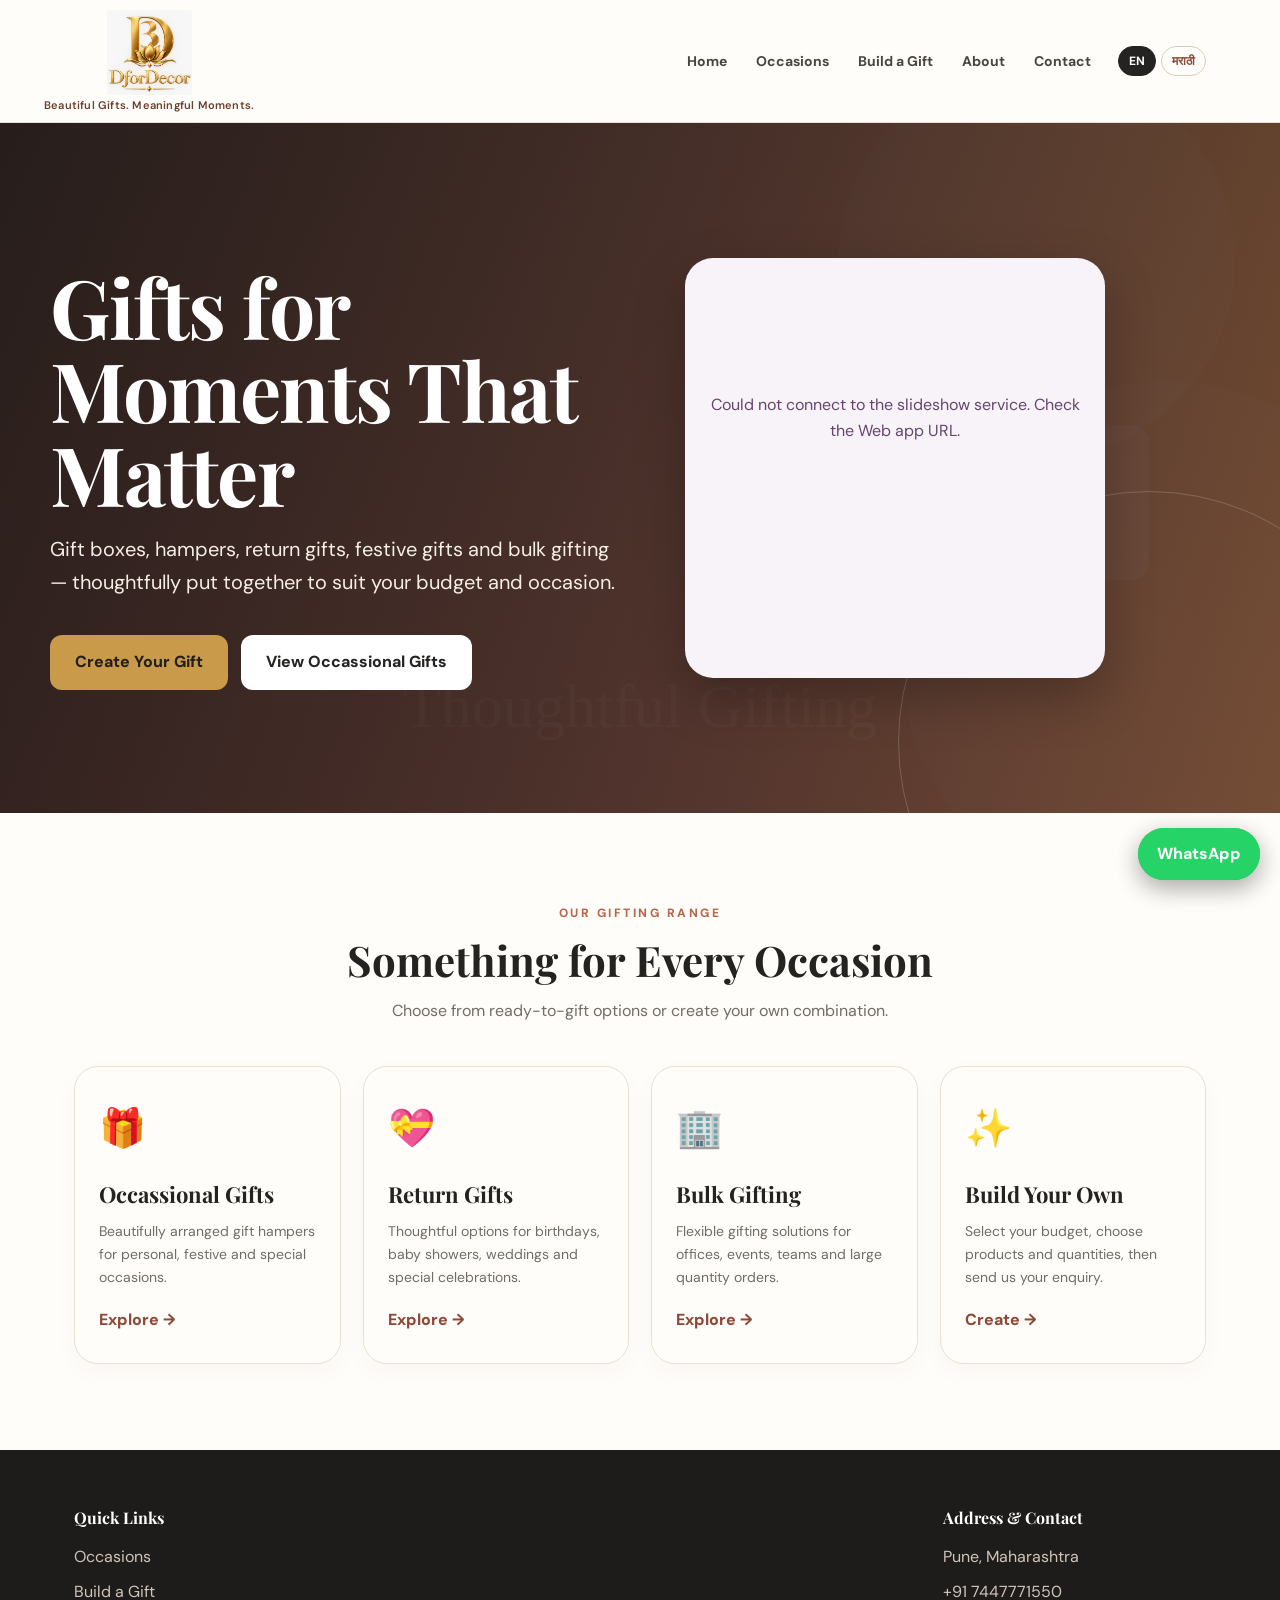
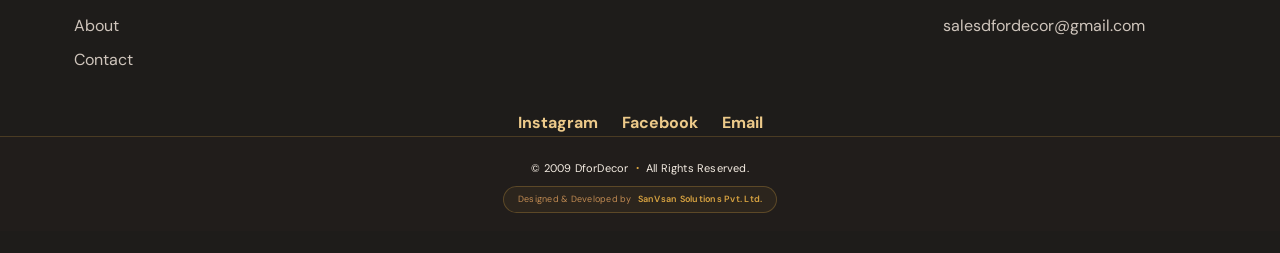
<file: index.html>
<!DOCTYPE html>
<html lang="en">
<head>
  <meta charset="UTF-8">
  <meta name="viewport" content="width=device-width, initial-scale=1.0">
  <meta name="theme-color" content="#754b82">
  <meta name="description" content="DforDecor offers thoughtful gift boxes, hampers, return gifts, festive gifts and corporate gifting solutions.">
  <title>DDecor | Thoughtful Gifting</title>
  <link rel="stylesheet" href="css/style.css">

  <style>
    /* Hero slideshow */
    .hero-image-tile {
      min-width: 0;
    }

    #driveHeroSlideshow {
      position: relative;
      width: 100%;
      min-height: 320px;
      height: 100%;
      overflow: hidden;
      border-radius: 18px;
      background: #f8f3f8;
    }

    #driveHeroSlideshow .drive-hero-slide {
      position: absolute;
      inset: 0;
      width: 100%;
      height: 100%;
      object-fit: cover;
      opacity: 0;
      transition: opacity 0.7s ease;
    }

    #driveHeroSlideshow .drive-hero-slide.active {
      opacity: 1;
    }

    #driveHeroSlideshow .drive-slideshow-loading {
      display: grid;
      min-height: 320px;
      place-items: center;
      padding: 24px;
      color: #65456e;
      text-align: center;
    }

    .drive-slide-dots {
      display: flex;
      justify-content: center;
      align-items: center;
      gap: 10px;
      padding: 14px 0;
    }

    .drive-slide-dot {
      width: 10px;
      height: 10px;
      padding: 0;
      border: 0;
      border-radius: 50%;
      background: #c9bdcc;
      cursor: pointer;
    }

    .drive-slide-dot.active {
      background: #754b82;
      transform: scale(1.2);
    }

    .drive-slide-dot:focus-visible {
      outline: 2px solid #754b82;
      outline-offset: 4px;
    }

    @media (max-width: 768px) {
      #driveHeroSlideshow {
        min-height: 260px;
      }

      #driveHeroSlideshow .drive-slideshow-loading {
        min-height: 260px;
      }
    }

    @media (prefers-reduced-motion: reduce) {
      #driveHeroSlideshow .drive-hero-slide {
        transition: none;
      }
    }
  </style>
</head>

<body>

  <!-- COMMON HEADER -->
  <div id="site-header"></div>

  <!-- HERO SECTION -->
  <section class="hero">
    <div class="hero-content">

      <h1
        data-en="Gifts for Moments That Matter"
        data-mr="प्रत्येक खास क्षणासाठी गिफ्ट्स">
        Gifts for Moments That Matter
      </h1>

      <p
        data-en="Gift boxes, hampers, return gifts, festive gifts and bulk gifting — thoughtfully put together to suit your budget and occasion."
        data-mr="गिफ्ट बॉक्स, हॅम्पर्स, रिटर्न गिफ्ट्स, सणासुदीचे गिफ्ट्स आणि बल्क गिफ्टिंग — तुमच्या बजेट आणि प्रसंगानुसार मनापासून तयार केलेले.">
        Gift boxes, hampers, return gifts, festive gifts and bulk gifting —
        thoughtfully put together to suit your budget and occasion.
      </p>

      <div class="buttons">
        <a
          href="customize.html"
          class="btn btn-gold"
          data-en="Create Your Gift"
          data-mr="तुमचा गिफ्ट तयार करा">
          Create Your Gift
        </a>

        <a
          href="occasions.html"
          class="btn btn-light"
          data-en="View Occassional Gifts"
          data-mr="प्रसंगानुसार कलेक्शन पहा">
          View Occassional Gifts
        </a>
      </div>

    </div>

    <!-- GOOGLE DRIVE HERO SLIDESHOW -->
    <div class="hero-image-tile">
      <div
        class="hero-slideshow"
        id="driveHeroSlideshow"
        aria-label="Gift inspiration slideshow"
        aria-live="polite">
        <div class="drive-slideshow-loading">
          Loading beautiful gifts...
        </div>
      </div>

      <div
        class="drive-slide-dots"
        id="driveSlideDots"
        aria-label="Slideshow navigation">
      </div>
    </div>
  </section>

  <!-- GIFTING RANGE -->
  <section class="section white">
    <div class="container">

      <div class="section-heading">
        <span
          class="eyebrow"
          data-en="OUR GIFTING RANGE"
          data-mr="आमची गिफ्टिंग रेंज">
          OUR GIFTING RANGE
        </span>

        <h2
          data-en="Something for Every Occasion"
          data-mr="प्रत्येक प्रसंगासाठी खास पर्याय">
          Something for Every Occasion
        </h2>

        <p
          data-en="Choose from ready-to-gift options or create your own combination."
          data-mr="रेडी-टू-गिफ्ट पर्याय निवडा किंवा तुमचे स्वतःचे कॉम्बिनेशन तयार करा.">
          Choose from ready-to-gift options or create your own combination.
        </p>
      </div>

      <div class="card-grid four">

        <div class="category-card">
          <div class="icon">🎁</div>
          <h3
            data-en="Occassional Gifts"
            data-mr="रेडी-टू-गिफ्ट हॅम्पर्स">
            Occassional Gifts
          </h3>
          <p
            data-en="Beautifully arranged gift hampers for personal, festive and special occasions."
            data-mr="वैयक्तिक, सणासुदीच्या आणि खास प्रसंगांसाठी सुंदरपणे तयार केलेले गिफ्ट.">
            Beautifully arranged gift hampers for personal, festive and special occasions.
          </p>
          <a
            href="occasions.html"
            data-en="Explore →"
            data-mr="पहा →">
            Explore →
          </a>
        </div>

        <div class="category-card">
          <div class="icon">💝</div>
          <h3
            data-en="Return Gifts"
            data-mr="रिटर्न गिफ्ट्स">
            Return Gifts
          </h3>
          <p
            data-en="Thoughtful options for birthdays, baby showers, weddings and special celebrations."
            data-mr="वाढदिवस, डोहाळे जेवण, लग्न आणि खास समारंभांसाठी सुंदर पर्याय.">
            Thoughtful options for birthdays, baby showers, weddings and special celebrations.
          </p>
          <a
            href="occasions.html"
            data-en="Explore →"
            data-mr="पहा →">
            Explore →
          </a>
        </div>

        <div class="category-card">
          <div class="icon">🏢</div>
          <h3
            data-en="Bulk Gifting"
            data-mr="बल्क गिफ्टिंग">
            Bulk Gifting
          </h3>
          <p
            data-en="Flexible gifting solutions for offices, events, teams and large quantity orders."
            data-mr="ऑफिस, इव्हेंट्स आणि मोठ्या प्रमाणातील ऑर्डर्ससाठी गिफ्टिंग.">
            Flexible gifting solutions for offices, events, teams and large quantity orders.
          </p>
          <a
            href="contact.html"
            data-en="Explore →"
            data-mr="पहा →">
            Explore →
          </a>
        </div>

        <div class="category-card">
          <div class="icon">✨</div>
          <h3
            data-en="Build Your Own"
            data-mr="तुमचा गिफ्ट तयार करा">
            Build Your Own
          </h3>
          <p
            data-en="Select your budget, choose products and quantities, then send us your enquiry."
            data-mr="तुमचे बजेट निवडा, उत्पादने आणि संख्या ठरवा आणि आम्हाला पाठवा.">
            Select your budget, choose products and quantities, then send us your enquiry.
          </p>
          <a
            href="customize.html"
            data-en="Create →"
            data-mr="तयार करा →">
            Create →
          </a>
        </div>

      </div>
    </div>
  </section>

 

  <!-- COMMON FOOTER -->
  <div id="site-footer"></div>

  <!-- WHATSAPP CONTACT -->
  <a
    class="whatsapp"
    href="https://wa.me/917447771550"
    target="_blank"
    rel="noopener noreferrer"
    aria-label="Contact DforDecor on WhatsApp">
    WhatsApp
  </a>

  <!-- YOUR EXISTING SITE SCRIPT -->
  <script src="js/script.js"></script>

  <!-- GOOGLE DRIVE RANDOM SLIDESHOW -->
  <script>
  (function () {
    "use strict";

    /*
     * Google Apps Script web app URL.
     * This must be deployed as a Web app with access set to Anyone.
     */
    const SLIDESHOW_API =
      "https://script.google.com/macros/s/AKfycbzVbThuEj7z9EqtZYjErxeoSQAsVhnP1Wg0pHxmDycmm8WKKXMzoNCHc3R2YSmhvcXP/exec";

    const slideshow = document.getElementById("driveHeroSlideshow");
    const dotsContainer = document.getElementById("driveSlideDots");

    if (!slideshow || !dotsContainer) {
      return;
    }

    const CHANGE_EVERY_MS = 4000;
    const REQUEST_TIMEOUT_MS = 20000;

    let currentIndex = 0;
    let timer = null;
    let requestCounter = 0;

    function showMessage(message) {
      if (timer) {
        clearInterval(timer);
        timer = null;
      }

      slideshow.replaceChildren();
      dotsContainer.replaceChildren();

      const messageElement = document.createElement("div");
      messageElement.className = "drive-slideshow-loading";
      messageElement.textContent = message;

      slideshow.appendChild(messageElement);
    }

    function startSlideshow(images) {
      if (!Array.isArray(images) || images.length === 0) {
        showMessage("No gift images were found in the Google Drive folder.");
        return;
      }

      slideshow.replaceChildren();
      dotsContainer.replaceChildren();

      const slides = [];
      const dots = [];
      const validImages = images.filter(function (item) {
        return item &&
          typeof item.url === "string" &&
          item.url.startsWith("https://");
      });

      if (validImages.length === 0) {
        showMessage("No valid gift image URLs were returned.");
        return;
      }

      validImages.forEach(function (item, index) {
        const img = document.createElement("img");

        img.className = "drive-hero-slide";
        img.alt = item.name || "DforDecor gift inspiration";
        img.loading = index === 0 ? "eager" : "lazy";
        img.decoding = "async";
        img.dataset.failed = "false";

        const dot = document.createElement("button");
        dot.type = "button";
        dot.className = "drive-slide-dot";
        dot.setAttribute("aria-label", "Show gift image " + (index + 1));

        slides.push(img);
        dots.push(dot);

        slideshow.appendChild(img);
        dotsContainer.appendChild(dot);

        img.addEventListener("error", function () {
          img.dataset.failed = "true";
          img.classList.remove("active");
          dot.hidden = true;

          const anyImageAvailable = slides.some(function (slide) {
            return slide.dataset.failed !== "true" &&
              slide.complete &&
              slide.naturalWidth > 0;
          });

          if (!anyImageAvailable &&
              slides.every(function (slide) {
                return slide.dataset.failed === "true";
              })) {
            showMessage(
              "Images could not load. Check Google Drive sharing permissions."
            );
            return;
          }

          if (slides[currentIndex] === img) {
            goToNextAvailable(currentIndex);
          }
        });

        img.addEventListener("load", function () {
          if (index === 0 && currentIndex === 0) {
            activate(index);
          }
        });

        dot.addEventListener("click", function () {
          activate(index);
          restartTimer();
        });

        img.src = item.url;
      });

      function activate(index) {
        if (!slides[index] ||
            slides[index].dataset.failed === "true") {
          goToNextAvailable(index);
          return;
        }

        currentIndex = index;

        slides.forEach(function (slide, slideIndex) {
          slide.classList.toggle("active", slideIndex === index);
        });

        dots.forEach(function (dot, dotIndex) {
          dot.classList.toggle("active", dotIndex === index);
          dot.setAttribute(
            "aria-current",
            dotIndex === index ? "true" : "false"
          );
        });
      }

      function goToNextAvailable(fromIndex) {
        for (let step = 1; step <= slides.length; step++) {
          const nextIndex = (fromIndex + step) % slides.length;

          if (slides[nextIndex].dataset.failed !== "true") {
            activate(nextIndex);
            return;
          }
        }

        showMessage(
          "Images could not load. Check Google Drive sharing permissions."
        );
      }

      function restartTimer() {
        if (timer) {
          clearInterval(timer);
        }

        timer = setInterval(function () {
          goToNextAvailable(currentIndex);
        }, CHANGE_EVERY_MS);
      }

      /* Wait for the first usable image before displaying a slide. */
      const firstLoadedIndex = slides.findIndex(function (img) {
        return img.complete &&
          img.naturalWidth > 0 &&
          img.dataset.failed !== "true";
      });

      if (firstLoadedIndex >= 0) {
        activate(firstLoadedIndex);
      } else {
        const firstImg = slides[0];

        firstImg.addEventListener("load", function onFirstLoad() {
          firstImg.removeEventListener("load", onFirstLoad);
          activate(0);
        });

        firstImg.addEventListener("error", function onFirstError() {
          firstImg.removeEventListener("error", onFirstError);
          goToNextAvailable(0);
        });
      }

      restartTimer();
    }

    function loadRandomImages() {
      requestCounter += 1;

      const callbackName = "dforDecorSlidesCallback" + requestCounter;
      const script = document.createElement("script");

      let finished = false;

      const timeout = setTimeout(function () {
        if (finished) return;
        finished = true;

        delete window[callbackName];
        script.remove();

        showMessage(
          "Slideshow timed out. Please check the Apps Script deployment."
        );
      }, REQUEST_TIMEOUT_MS);

      function cleanup() {
        clearTimeout(timeout);
        delete window[callbackName];
        script.remove();
      }

      window[callbackName] = function (result) {
        if (finished) return;
        finished = true;

        cleanup();

        if (!result || result.success !== true) {
          showMessage(
            "Unable to retrieve images from Google Drive. Check the Apps Script."
          );
          return;
        }

        startSlideshow(result.images);
      };

      script.onerror = function () {
        if (finished) return;
        finished = true;

        cleanup();
        showMessage(
          "Could not connect to the slideshow service. Check the Web app URL."
        );
      };

      script.src =
        SLIDESHOW_API +
        "?callback=" + encodeURIComponent(callbackName) +
        "&_=" + Date.now();

      document.head.appendChild(script);
    }

    if (
      !SLIDESHOW_API.startsWith("https://script.google.com/macros/s/") ||
      !SLIDESHOW_API.endsWith("/exec")
    ) {
      showMessage("Please configure the Google Apps Script slideshow URL.");
      return;
    }

    loadRandomImages();
  })();
  </script>

</body>
</html>
</file>
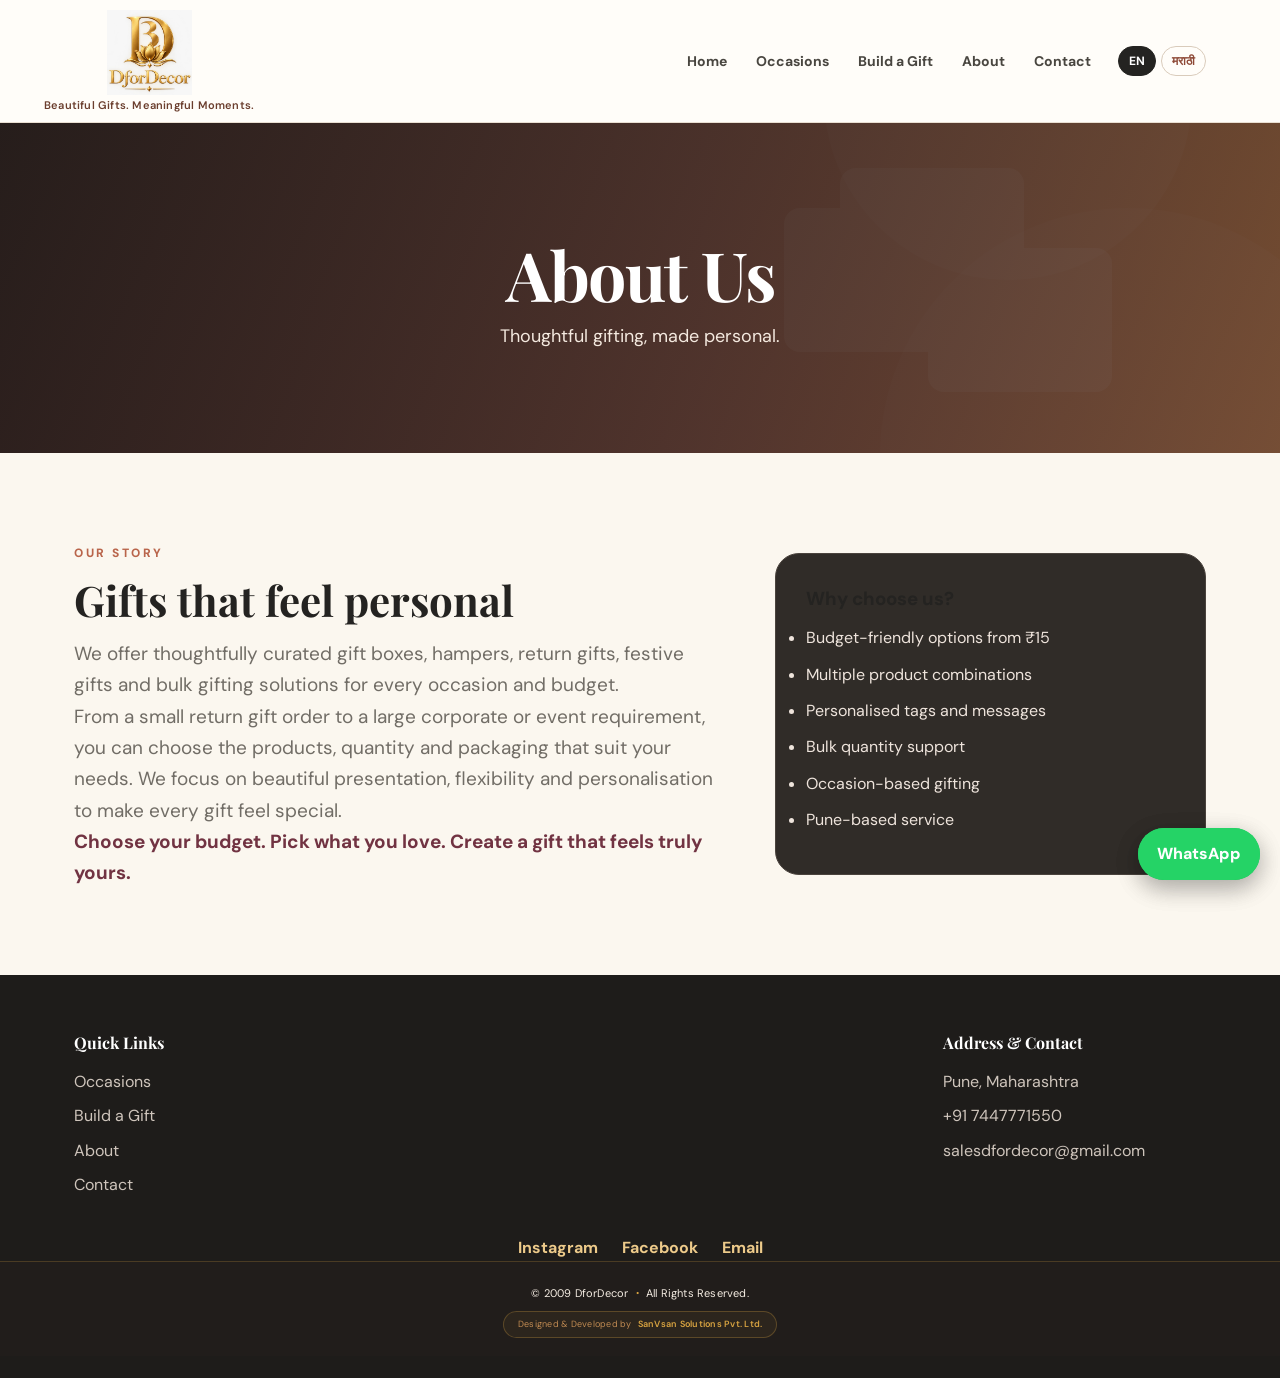
<file: about.html>
<!DOCTYPE html>
<html lang="en">
  <head>
    <meta charset="UTF-8" />
    <meta name="viewport" content="width=device-width,initial-scale=1.0" />
    <title>About | DDecor</title>
    <link rel="stylesheet" href="css/style.css" />
  </head>
  <body>
   <!-- COMMON HEADER -->
<div id="site-header"></div>
    <section class="page-hero">
      <div>
        <span class="eyebrow light"></span>
        <h1>About Us</h1>
        <p>Thoughtful gifting, made personal.</p>
      </div>
    </section>
    <section class="section">
      <div class="container two-column">
        <div>
          <span class="eyebrow">OUR STORY</span>
           <h2
            data-en="Gifts that feel personal"
            data-mr="मनापासून वाटणारी गिफ्ट्स">
            Gifts that feel personal
        </h2>

        <p
            class="large-text"
            data-en="We offer thoughtfully curated gift boxes, hampers, return gifts, festive gifts and bulk gifting solutions for every occasion and budget."
            data-mr="प्रत्येक प्रसंग आणि बजेटसाठी आम्ही सुंदरपणे निवडलेले गिफ्ट बॉक्स, हॅम्पर्स, रिटर्न गिफ्ट्स, सणासुदीचे गिफ्ट्स आणि बल्क गिफ्टिंग सोल्यूशन्स उपलब्ध करून देतो.">
            We offer thoughtfully curated gift boxes, hampers, return gifts,
            festive gifts and bulk gifting solutions for every occasion and budget.
        </p>

        <p
            class="large-text"
            data-en="From a small return gift order to a large corporate or event requirement, you can choose the products, quantity and packaging that suit your needs. We focus on beautiful presentation, flexibility and personalisation to make every gift feel special."
            data-mr="छोट्या रिटर्न गिफ्ट ऑर्डरपासून मोठ्या कॉर्पोरेट किंवा इव्हेंटच्या गरजेपर्यंत, तुम्ही तुमच्या गरजेनुसार उत्पादने, संख्या आणि पॅकेजिंग निवडू शकता. सुंदर सादरीकरण, लवचिकता आणि पर्सनलायझेशन यावर आमचा भर असतो, जेणेकरून प्रत्येक गिफ्ट खास वाटेल.">
            From a small return gift order to a large corporate or event
            requirement, you can choose the products, quantity and packaging
            that suit your needs. We focus on beautiful presentation,
            flexibility and personalisation to make every gift feel special.
        </p>

        <p
            class="large-text"
            style="font-weight:700;color:#713342;"
            data-en="Choose your budget. Pick what you love. Create a gift that feels truly yours."
            data-mr="तुमचे बजेट निवडा. आवडणारी उत्पादने निवडा. तुमच्या मनाप्रमाणे खास गिफ्ट तयार करा.">
            Choose your budget. Pick what you love.
            Create a gift that feels truly yours.
        </p>
        </div>
        <div class="highlight-box">
          <h3>Why choose us?</h3>
          <ul>
            <li>Budget-friendly options from ₹15</li>
            <li>Multiple product combinations</li>
            <li>Personalised tags and messages</li>
            <li>Bulk quantity support</li>
            <li>Occasion-based gifting</li>
            <li>Pune-based service</li>
          </ul>
        </div>
      </div>
    </section>
 <!-- COMMON FOOTER -->
<div id="site-footer"></div>
    <a class="whatsapp" href="https://wa.me/917447771550" target="_blank"
      >WhatsApp</a
    >
    <script src="js/script.js"></script>
  </body>
</html>
</file>
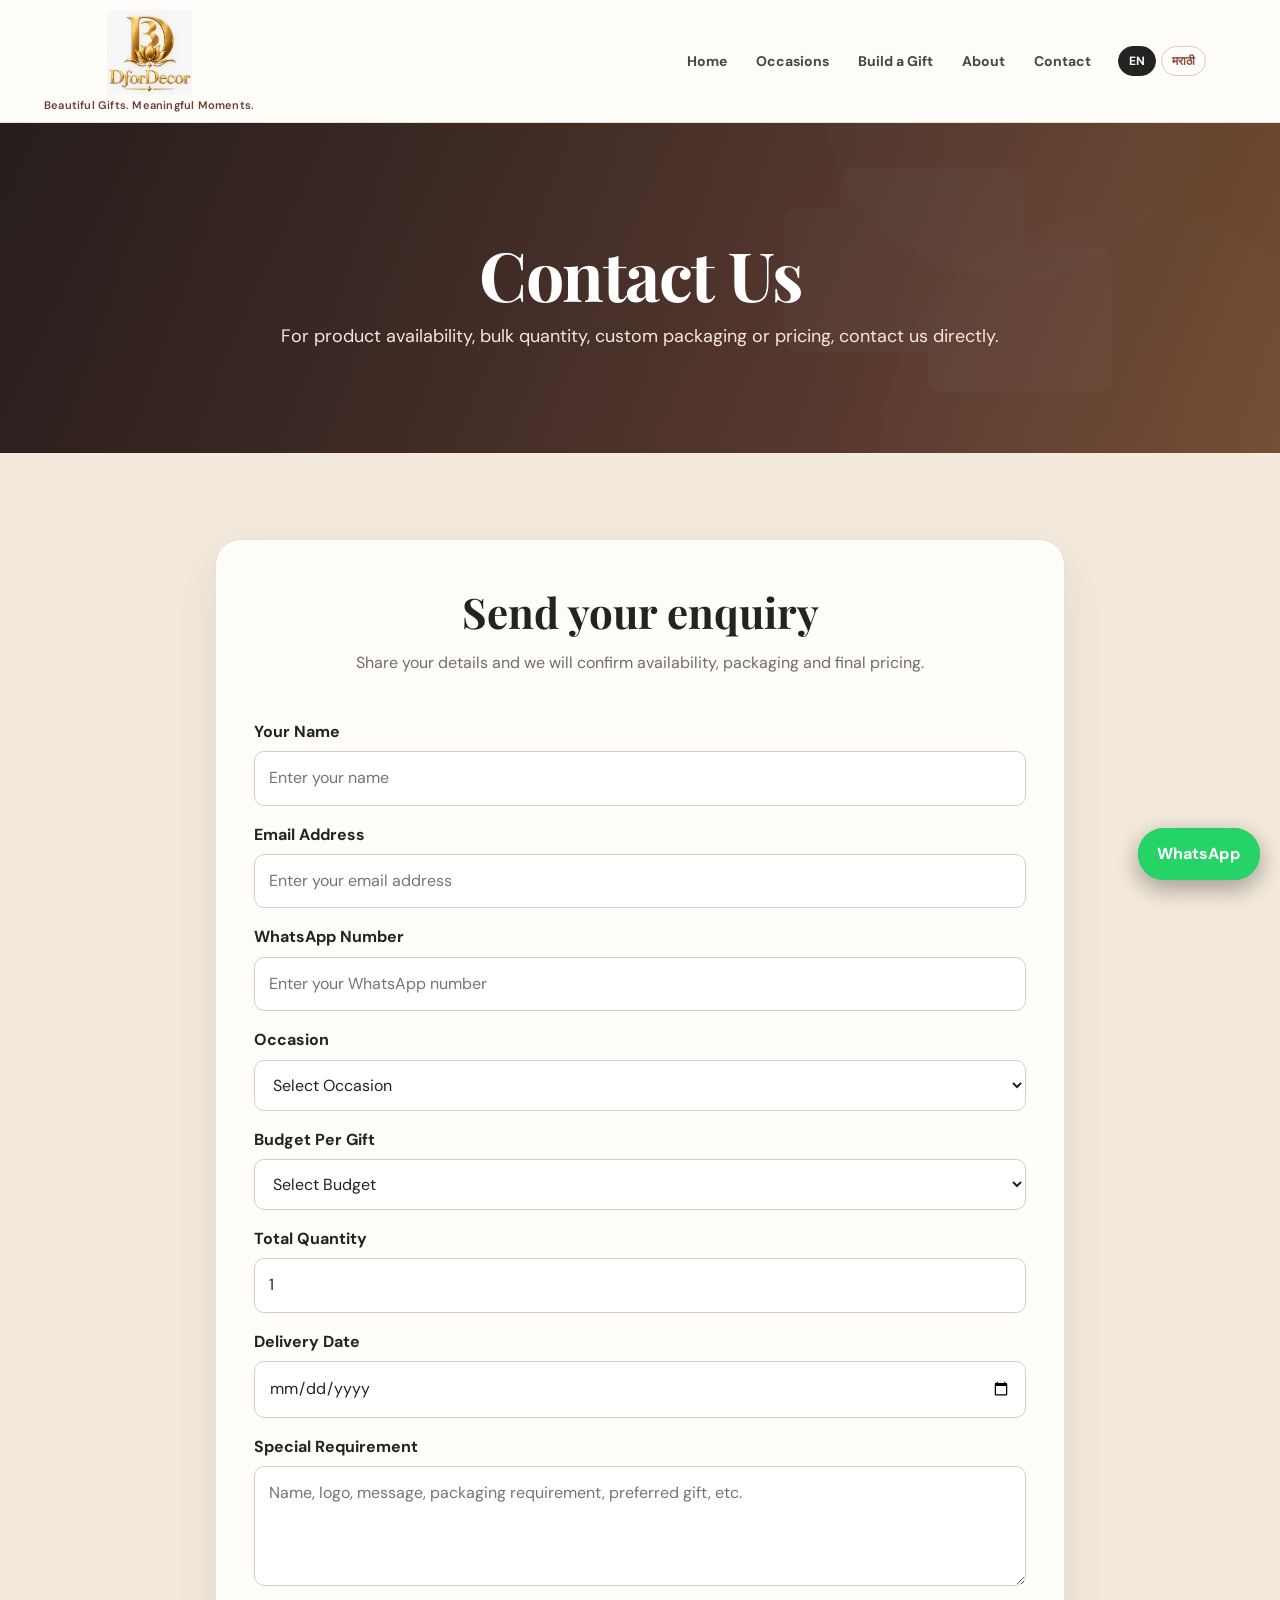
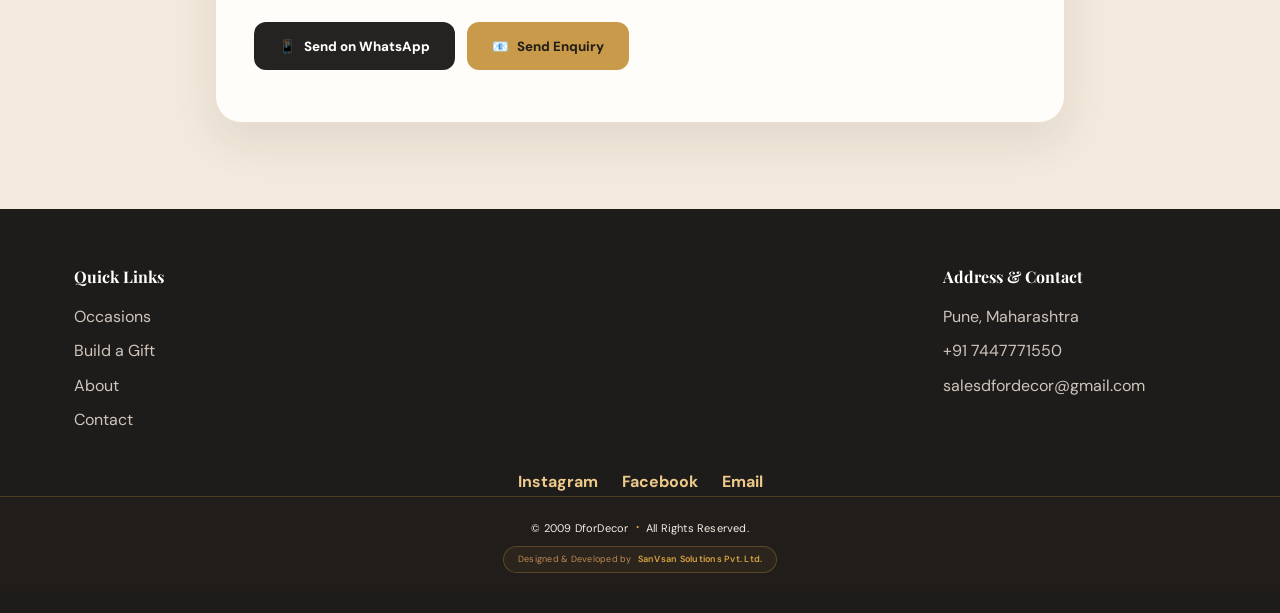
<file: contact.html>
<!DOCTYPE html>
<html lang="en">

<head>
  <meta charset="UTF-8" />
  <meta name="viewport" content="width=device-width, initial-scale=1.0" />

  <title>Contact | DDecor</title>

  <link rel="stylesheet" href="css/style.css" />
</head>

<body>

  <!-- COMMON HEADER -->
  <div id="site-header"></div>


  <!-- =====================================================
       CONTACT HERO
  ====================================================== -->

  <section class="page-hero">

    <div>

      <span class="eyebrow light"></span>

      <h1>Contact Us</h1>

      <p>
        For product availability, bulk quantity, custom packaging
        or pricing, contact us directly.
      </p>

    </div>

  </section>


  <!-- =====================================================
       CONTACT FORM
  ====================================================== -->

  <section class="section beige">

    <div class="container">

      <div class="form-card">

        <!-- FORM HEADING -->

        <div class="section-heading">

          <h2
            data-en="Send your enquiry"
            data-mr="तुमची चौकशी पाठवा"
          >
            Send your enquiry
          </h2>

          <p
            data-en="Share your details and we will confirm availability, packaging and final pricing."
            data-mr="तुमची माहिती पाठवा. आम्ही उपलब्धता, पॅकेजिंग आणि अंतिम किंमत कळवू."
          >
            Share your details and we will confirm availability,
            packaging and final pricing.
          </p>

        </div>


        <!-- NAME -->

        <label
          for="customerName"
          data-en="Your Name"
          data-mr="तुमचे नाव"
        >
          Your Name
        </label>

        <input
          id="customerName"
          type="text"
          required
          placeholder="Enter your name"
          data-en-placeholder="Enter your name"
          data-mr-placeholder="तुमचे नाव टाका"
        />


        <!-- EMAIL -->

        <label
          for="customerEmail"
          data-en="Email Address"
          data-mr="ईमेल पत्ता"
        >
          Email Address
        </label>

        <input
          id="customerEmail"
          type="email"
          required
          placeholder="Enter your email address"
          data-en-placeholder="Enter your email address"
          data-mr-placeholder="तुमचा ईमेल पत्ता टाका"
        />


        <!-- WHATSAPP -->

        <label
          for="customerPhone"
          data-en="WhatsApp Number"
          data-mr="व्हॉट्सअॅप नंबर"
        >
          WhatsApp Number
        </label>

        <input
          id="customerPhone"
          type="tel"
          required
          placeholder="Enter your WhatsApp number"
          data-en-placeholder="Enter your WhatsApp number"
          data-mr-placeholder="तुमचा व्हॉट्सअॅप नंबर टाका"
        />


        <!-- OCCASION -->

        <label
          for="occasion"
          data-en="Occasion"
          data-mr="प्रसंग"
        >
          Occasion
        </label>

        <select id="occasion">

          <option value="">
            Select Occasion
          </option>

          <option value="Corporate Gift">
            Corporate Gift
          </option>

          <option value="Birthday">
            Birthday
          </option>

          <option value="Wedding">
            Wedding
          </option>

          <option value="Baby Shower">
            Baby Shower
          </option>

          <option value="Return Gift">
            Return Gift
          </option>

          <option value="Diwali">
            Diwali
          </option>

          <option value="Festival">
            Festival
          </option>

          <option value="Other">
            Other
          </option>

        </select>


        <!-- BUDGET -->

        <label
          for="budget"
          data-en="Budget Per Gift"
          data-mr="प्रति गिफ्ट बजेट"
        >
          Budget Per Gift
        </label>

        <select id="budget">

          <option value="">
            Select Budget
          </option>

          <option value="Below ₹299">
            Below ₹299
          </option>

          <option value="₹299 - ₹399">
            ₹299 - ₹399
          </option>

          <option value="₹399 - ₹499">
            ₹399 - ₹499
          </option>

          <option value="₹499 - ₹699">
            ₹499 - ₹699
          </option>

          <option value="₹699 - ₹999">
            ₹699 - ₹999
          </option>

          <option value="₹1000+">
            ₹1000+
          </option>

        </select>


        <!-- QUANTITY -->

        <label
          for="quantity"
          data-en="Total Quantity"
          data-mr="एकूण संख्या"
        >
          Total Quantity
        </label>

        <input
          id="quantity"
          type="number"
          min="1"
          value="1"
        />


        <!-- DELIVERY DATE -->

        <label
          for="deliveryDate"
          data-en="Delivery Date"
          data-mr="डिलिव्हरी तारीख"
        >
          Delivery Date
        </label>

        <input
          id="deliveryDate"
          type="date"
        />


        <!-- SPECIAL REQUIREMENT -->

        <label
          for="specialMessage"
          data-en="Special Requirement"
          data-mr="विशेष आवश्यकता"
        >
          Special Requirement
        </label>

        <textarea
          id="specialMessage"
          required
          placeholder="Name, logo, message, packaging requirement, preferred gift, etc."
          data-en-placeholder="Name, logo, message, packaging requirement, preferred gift, etc."
          data-mr-placeholder="नाव, लोगो, मेसेज, पॅकेजिंगची गरज, पसंतीचे गिफ्ट इ."
        ></textarea>


        <!-- ACTION BUTTONS -->

        <div class="action-buttons">

          <!-- WHATSAPP -->

          <button
            type="button"
            class="btn btn-primary"
            onclick="sendWhatsAppEnquiry()"
          >

            📱

            <span
              data-en="Send on WhatsApp"
              data-mr="व्हॉट्सअॅपवर पाठवा"
            >
              Send on WhatsApp
            </span>

          </button>


          <!-- EMAIL / SERVER ENQUIRY -->

          <button
            type="button"
            id="emailEnquiryButton"
            class="btn btn-gold"
            onclick="sendContactEmailEnquiry()"
          >

            📧

            <span
              data-en="Send Enquiry"
              data-mr="चौकशी पाठवा"
            >
              Send Enquiry
            </span>

          </button>

        </div>


        <!-- STATUS -->

        <p
          id="emailStatus"
          class="status"
          aria-live="polite"
        ></p>

      </div>

    </div>

  </section>


  <!-- COMMON FOOTER -->

  <div id="site-footer"></div>


  <!-- FLOATING WHATSAPP -->

  <a
    class="whatsapp"
    href="https://wa.me/917447771550"
    target="_blank"
    rel="noopener"
  >
    WhatsApp
  </a>


  <script src="js/script.js"></script>

</body>

</html>
</file>
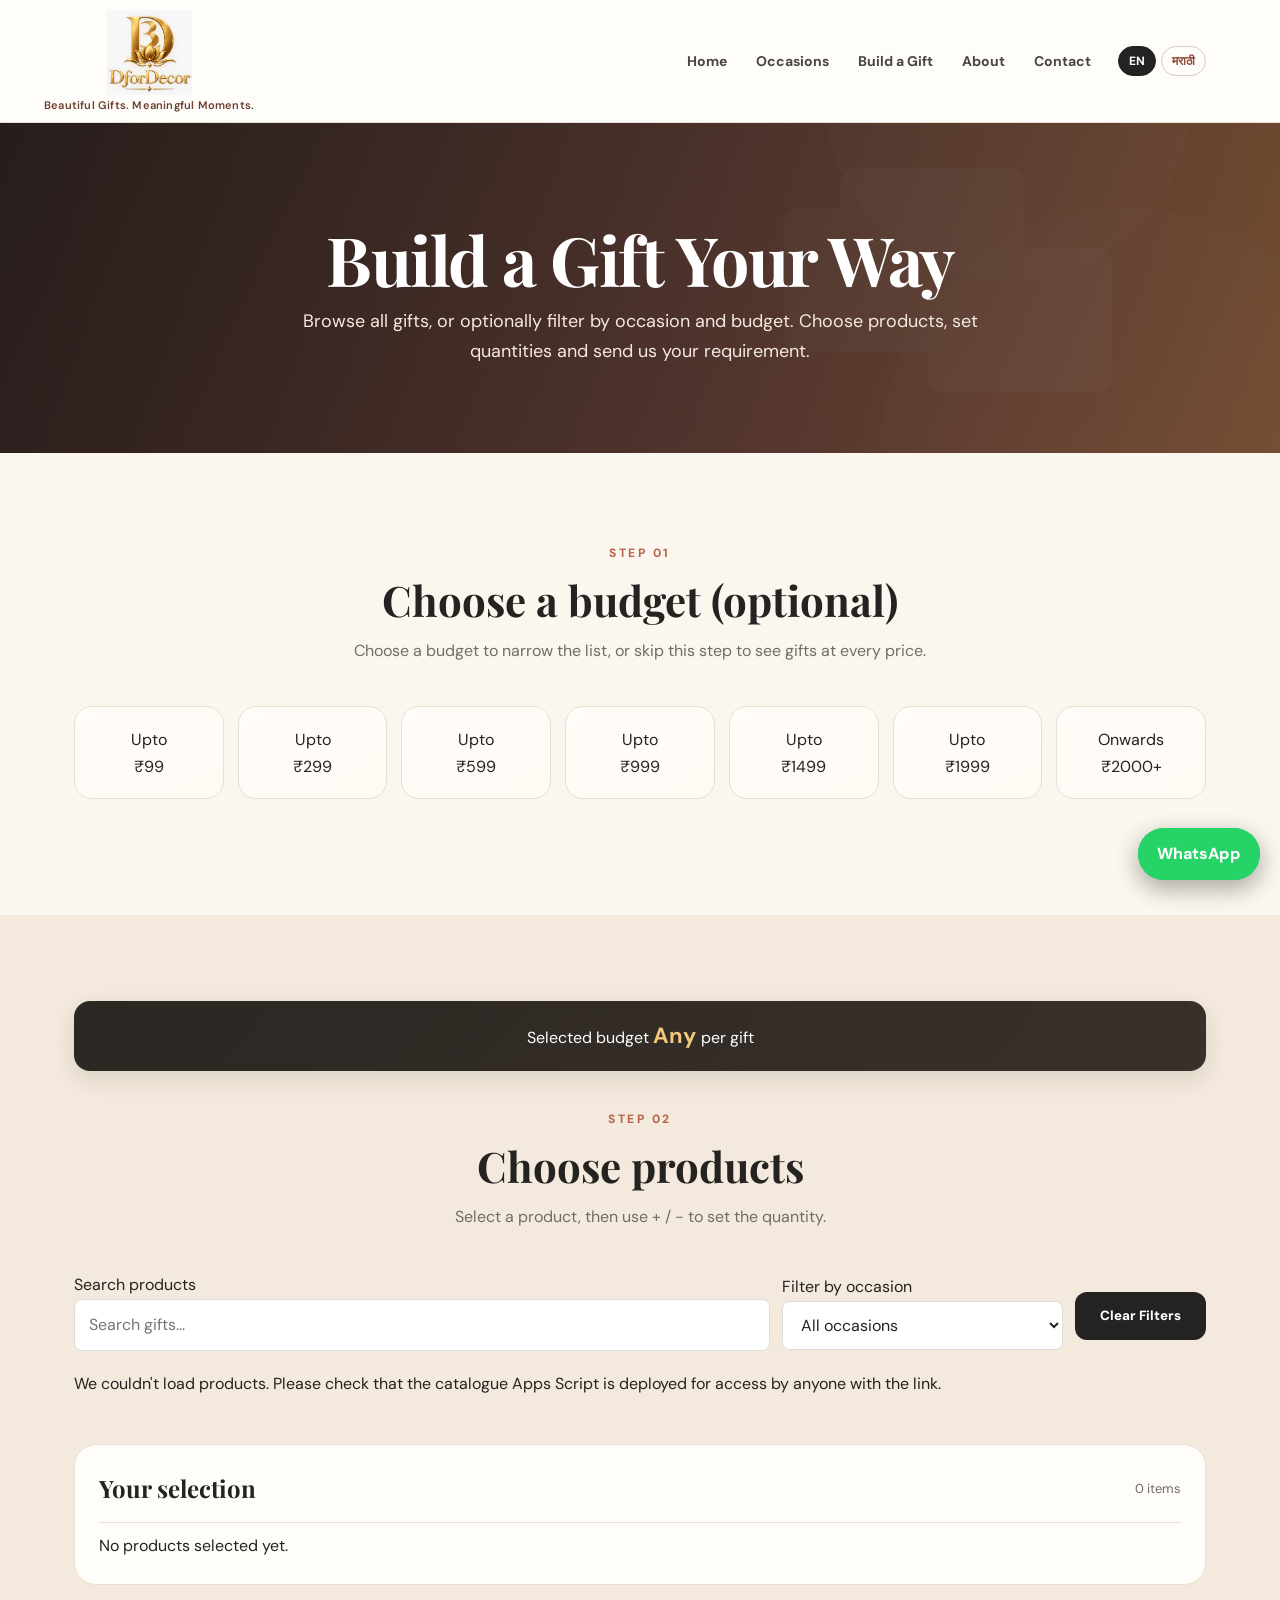
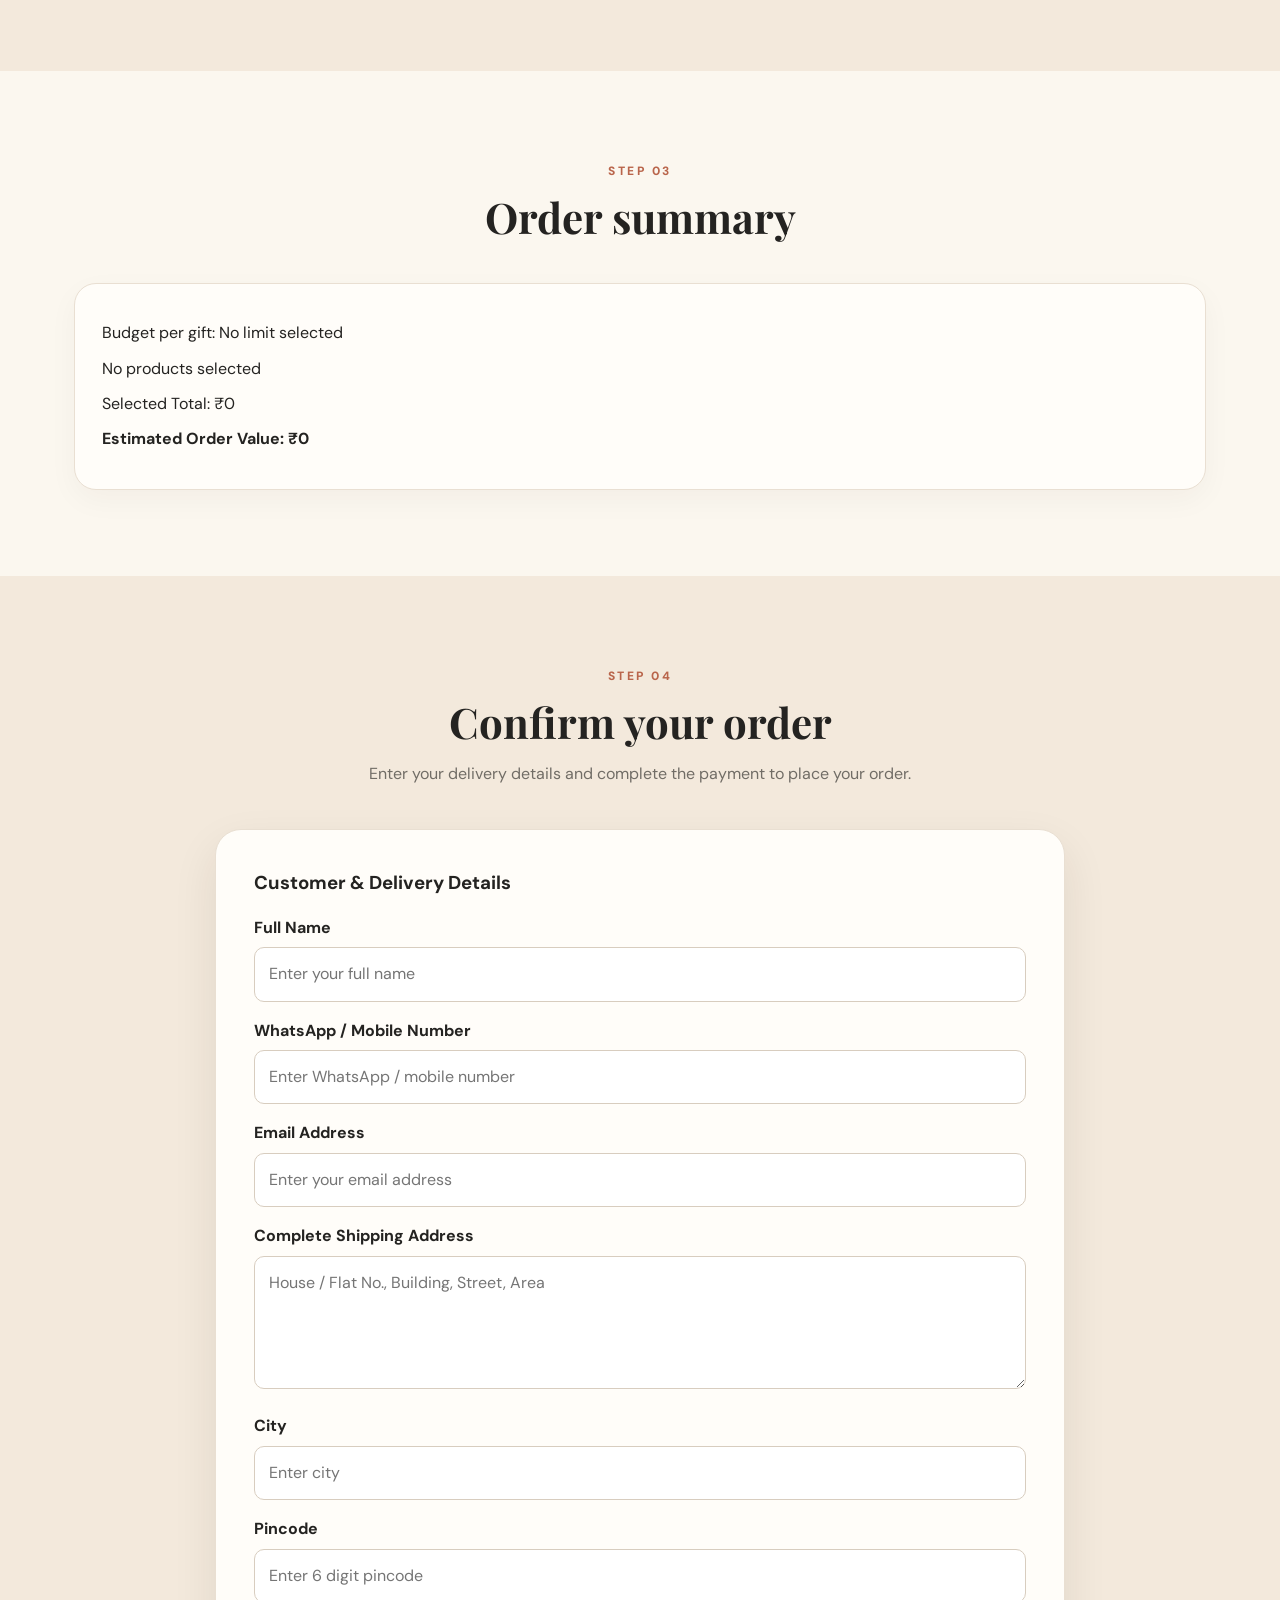
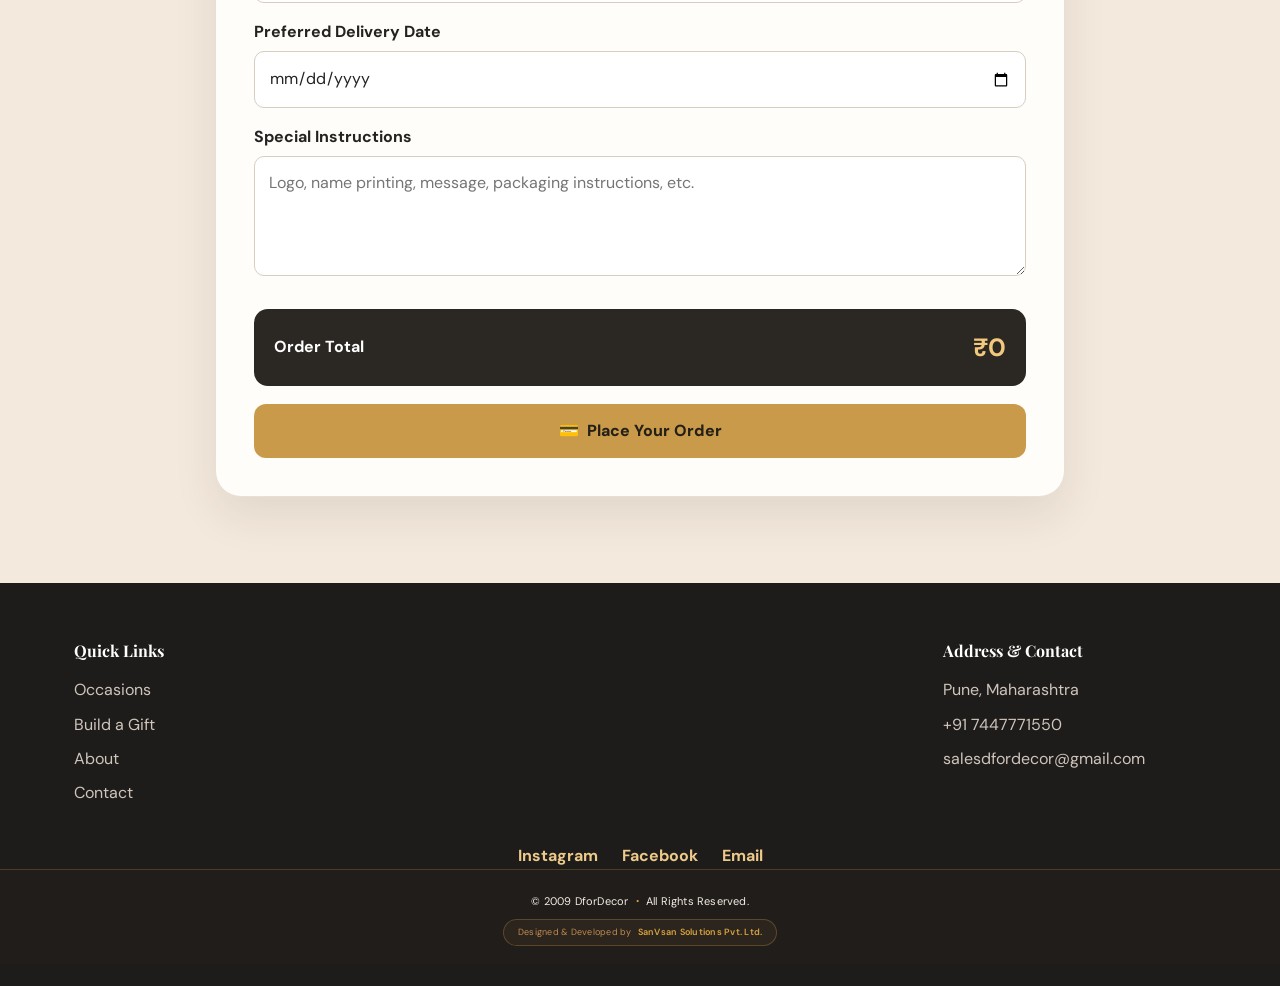
<file: customize.html>
<!DOCTYPE html>
<html lang="en">

<head>
    <meta charset="UTF-8">
    <meta
        name="viewport"
        content="width=device-width, initial-scale=1.0"
    >

    <title>Build a Gift | DforDecor</title>

    <link
        rel="stylesheet"
        href="css/style.css"
    >
</head>


<body>

    <!-- =====================================================
         COMMON HEADER
    ====================================================== -->

    <div id="site-header"></div>


    <!-- =====================================================
         PAGE HERO
    ====================================================== -->

    <section class="page-hero">

        <div>

        

            <h1
                data-en="Build a Gift Your Way"
                data-mr="तुमच्या पद्धतीने गिफ्ट तयार करा"
            >
                Build a Gift Your Way
            </h1>

            <p
                data-en="Browse all gifts, or optionally filter by occasion and budget. Choose products, set quantities and send us your requirement."
                data-mr="सर्व गिफ्ट्स पहा किंवा प्रसंग आणि बजेटनुसार पर्यायी फिल्टर वापरा. उत्पादने व संख्या निवडा आणि तुमची गरज आम्हाला पाठवा."
            >
                Pick a budget, choose products, set quantities and send us your requirement.
            </p>

        </div>

    </section>


    <!-- =====================================================
         STEP 01 - BUDGET
    ====================================================== -->

    <section class="section">

        <div class="container">

            <div class="section-heading">

                <span class="eyebrow">
                    STEP 01
                </span>

                <h2
                    data-en="Choose a budget (optional)"
                    data-mr="बजेट निवडणे ऐच्छिक आहे"
                >
                    Choose your budget
                </h2>

                <p
                    data-en="Choose a budget to narrow the list, or skip this step to see gifts at every price."
                    data-mr="गिफ्ट्सची यादी मर्यादित करण्यासाठी बजेट निवडा किंवा सर्व किंमतीतील गिफ्ट्स पाहण्यासाठी हा टप्पा वगळा."
                >
                    Products priced at or below the selected budget will appear.
                </p>

            </div>


            <div class="budget-grid">

    <!-- Below 99 -->
    <div class="budget-card" onclick="selectBudget(99, this)">
        <div class="budget-price">Upto</div>
        <div class="budget-label">₹99</div>
    
    </div>


    <!-- Below 299 -->
    <div class="budget-card" onclick="selectBudget(299, this)">
        
        <div class="budget-price">Upto</div>
        <div class="budget-label">₹299</div>
        
    </div>


    <!-- Below 299 -->
    <div class="budget-card popular" onclick="selectBudget(599, this)">

        <div class="budget-price">Upto</div>
        <div class="budget-label">₹599</div>
        
    </div>


    <!-- Below 499 -->
    <div class="budget-card" onclick="selectBudget(999, this)">
    
        <div class="budget-price">Upto</div>
        <div class="budget-label">₹999</div>
       
    </div>


    <!-- Below 799 -->
    <div class="budget-card" onclick="selectBudget(1499, this)">
        
        <div class="budget-price">Upto</div>
        <div class="budget-label"> ₹1499</div>
    
    </div>


    <!-- Below 999+ -->
    <div class="budget-card luxury" onclick="selectBudget(1999, this)">
          <div class="budget-price">Upto</div>
        <div class="budget-label">₹1999</div>
        

    </div>
<div class="budget-card luxury" onclick="selectBudget(999999, this)">
          <div class="budget-price">Onwards</div>
        <div class="budget-label">₹2000+</div>
        

    </div>
</div>

        </div>

    </section>


    <!-- =====================================================
         STEP 02 - PRODUCT SELECTION
    ====================================================== -->

    <section
        id="productSection"
        class="section beige"
        style="display: block;"
    >

        <div class="container">


            <!-- Selected Budget -->

            <div class="selected-budget">

                <span
                    data-en="Selected budget"
                    data-mr="निवडलेले बजेट"
                >
                    Selected budget
                </span>

                <b>
                    <span id="displayBudget">Any</span>
                </b>

                <span
                    data-en="per gift"
                    data-mr="प्रति गिफ्ट"
                >
                    per gift
                </span>

            </div>


            <div class="section-heading">

                <span class="eyebrow">
                    STEP 02
                </span>

                <h2
                    data-en="Choose products"
                    data-mr="उत्पादने निवडा"
                >
                    Choose products
                </h2>

                <p
                    data-en="Select a product, then use + / − to set the quantity."
                    data-mr="उत्पादन निवडा आणि + / − वापरून संख्या ठरवा."
                >
                    Select a product, then use + / − to set the quantity.
                </p>

            </div>


            <!-- Live catalogue loaded from the approved Google Sheets catalogue -->
            <div class="catalogue-tools" style="display:flex;flex-wrap:wrap;gap:12px;margin:0 0 20px;align-items:center;">
                <label for="catalogueSearch" style="flex:1;min-width:220px;">
                    <span class="sr-only">Search products</span>
                    <input id="catalogueSearch" type="search" placeholder="Search gifts..." aria-label="Search gifts"
                        style="width:100%;padding:12px 14px;border:1px solid #ddd;border-radius:8px;">
                </label>
                <label for="catalogueOccasion" style="min-width:180px;">
                    <span class="sr-only">Filter by occasion</span>
                    <select id="catalogueOccasion" aria-label="Filter by occasion"
                        style="width:100%;padding:12px 14px;border:1px solid #ddd;border-radius:8px;background:#fff;">
                        <option value="">All occasions</option>
                    </select>
                </label>
                <button id="catalogueClearFilters" type="button" class="btn btn-primary" data-en="Clear Filters" data-mr="फिल्टर काढा">Clear Filters</button>
            </div>

            <p id="catalogueStatus" role="status" aria-live="polite" style="margin:0 0 16px;">Loading products...</p>
            <div id="catalogueProductGrid" class="product-selection-grid"></div>
            <div style="text-align:center;margin:20px 0 28px;">
                <button id="catalogueLoadMore" type="button" class="btn btn-primary" style="display:none;" onclick="loadMoreCatalogueProducts()">Load more products</button>
            </div>

            <!-- =================================================
                 CART
            ================================================== -->

            <div class="selected-products-wrapper">

                <div class="cart-title">

                    <h3
                        data-en="Your selection"
                        data-mr="तुमची निवड"
                    >
                        Your selection
                    </h3>

                    <span id="cartCount">
                        0 items
                    </span>

                </div>


                <div id="selectedProductsList">

                    <p
                        data-en="No products selected yet."
                        data-mr="अजून कोणतेही उत्पादन निवडलेले नाही."
                    >
                        No products selected yet.
                    </p>

                </div>

            </div>

        </div>

    </section>


    <!-- =====================================================
         STEP 03 - ORDER SUMMARY
    ====================================================== -->

    <section class="section">

        <div class="container">

            <div class="section-heading">

                <span class="eyebrow">
                    STEP 03
                </span>

                <h2
                    data-en="Order summary"
                    data-mr="ऑर्डरचा सारांश"
                >
                    Order summary
                </h2>

            </div>


            <div class="summary">

                <p id="budgetSummary">
                    Budget per gift: ₹0
                </p>

                <div id="productSummary">
                    No products selected
                </div>

                <p id="totalSummary">
                    Selected Total: ₹0
                </p>

                <p id="grandTotal">
                    <strong>
                        Estimated Order Value: ₹0
                    </strong>
                </p>

            </div>

        </div>

    </section>


    <!-- =====================================================
     STEP 04 - CUSTOMER DETAILS & PAYMENT
====================================================== -->

<section class="section beige" id="step04">

  <div class="container">

    <div class="section-heading">

      <span class="eyebrow">STEP 04</span>

      <h2
        data-en="Confirm your order"
        data-mr="तुमची ऑर्डर निश्चित करा"
      >
        Confirm your order
      </h2>

      <p
        data-en="Enter your delivery details and complete the payment to place your order."
        data-mr="डिलिव्हरीची माहिती भरा आणि पेमेंट करून तुमची ऑर्डर निश्चित करा."
      >
        Enter your delivery details and complete the payment to place your order.
      </p>

    </div>


    <!-- CUSTOMER DETAILS -->

    <div class="form-card">

      <h3
        data-en="Customer & Delivery Details"
        data-mr="ग्राहक आणि डिलिव्हरी माहिती"
      >
        Customer & Delivery Details
      </h3>


      <!-- NAME -->

      <label for="orderCustomerName">
        Full Name
      </label>

      <input
        id="orderCustomerName"
        type="text"
        required
        placeholder="Enter your full name"
      />


      <!-- PHONE -->

      <label for="orderCustomerPhone">
        WhatsApp / Mobile Number
      </label>

      <input
        id="orderCustomerPhone"
        type="tel"
        required
        placeholder="Enter WhatsApp / mobile number"
      />


      <!-- EMAIL -->

      <label for="orderCustomerEmail">
        Email Address
      </label>

      <input
        id="orderCustomerEmail"
        type="email"
        required
        placeholder="Enter your email address"
      />


      <!-- ADDRESS -->

      <label for="shippingAddress">
        Complete Shipping Address
      </label>

      <textarea
        id="shippingAddress"
        rows="4"
        required
        placeholder="House / Flat No., Building, Street, Area"
      ></textarea>


      <!-- CITY -->

      <label for="shippingCity">
        City
      </label>

      <input
        id="shippingCity"
        type="text"
        required
        placeholder="Enter city"
      />


      <!-- PINCODE -->

      <label for="shippingPincode">
        Pincode
      </label>

      <input
        id="shippingPincode"
        type="text"
        maxlength="6"
        required
        placeholder="Enter 6 digit pincode"
      />


      <!-- DELIVERY DATE -->

      <label for="orderDeliveryDate">
        Preferred Delivery Date
      </label>

      <input
        id="orderDeliveryDate"
        type="date"
        required
      />


      <!-- SPECIAL INSTRUCTIONS -->

      <label for="orderSpecialInstructions">
        Special Instructions
      </label>

      <textarea
        id="orderSpecialInstructions"
        rows="3"
        placeholder="Logo, name printing, message, packaging instructions, etc."
      ></textarea>


      <!-- ORDER TOTAL -->

      <div class="payment-total-box">

        <span>Order Total</span>

        <strong id="step4Total">
          ₹0
        </strong>

      </div>


      <!-- PAYMENT BUTTON -->

      <button
        type="button"
        class="btn btn-gold payment-button"
        onclick="openPaymentPopup()"
      >
        💳
        <span>
          Place Your Order
        </span>
      </button>

    </div>

  </div>

</section>

    <!-- =====================================================
         PAYMENT POPUP
    ====================================================== -->

    <div id="paymentModal" class="payment-modal" style="display:none;" aria-hidden="true">

        <div class="payment-modal-overlay" onclick="closePaymentPopup()"></div>

        <div class="payment-modal-content" role="dialog" aria-modal="true" aria-labelledby="paymentModalTitle">

            <button type="button" class="payment-close" onclick="closePaymentPopup()" aria-label="Close payment popup">×</button>

            <div class="payment-header">
                <span class="eyebrow">STEP 04</span>
                <h2 id="paymentModalTitle">Complete Payment</h2>
                <p>Scan the QR code, complete the payment, upload your payment screenshot and place your order.</p>
            </div>

            <div class="payment-order-id">
                Order ID: <strong id="paymentOrderId">—</strong>
            </div>

            <div class="payment-customer-summary">
                <p><strong>Name:</strong> <span id="paymentCustomerName">—</span></p>
                <p><strong>WhatsApp:</strong> <span id="paymentCustomerPhone">—</span></p>
                <p><strong>Email:</strong> <span id="paymentCustomerEmail">—</span></p>
                <p><strong>Shipping Address:</strong> <span id="paymentDeliveryAddress">—</span></p>
            </div>

            <div class="payment-amount">
                <span>Amount Payable</span>
                <strong id="paymentAmount">₹0</strong>
            </div>

            <div class="qr-container">
                <img src="images/Mani_QRCode.jpeg" alt="UPI Payment QR Code" class="payment-qr" />
                <p>Scan to pay with any UPI app</p>
                <strong>UPI ID: manishapharande1922-1@okaxis</strong>
                <small>IDBI Bank 8757</small>
            </div>

            <div class="payment-note">
                <strong>Important</strong>
                <p>Complete the payment using the QR code above. Then upload the payment screenshot below.</p>
            </div>

            <label for="paymentScreenshot" class="payment-upload-label">Payment Screenshot</label>
            <input id="paymentScreenshot" type="file" accept="image/png,image/jpeg,image/webp" />
            <div id="paymentScreenshotPreview" class="payment-screenshot-preview"></div>

            <button type="button" class="btn btn-primary payment-confirm-button" id="confirmPaymentButton" onclick="confirmPaymentAndPlaceOrder()">
                ✓ Payment Done – Place Order
            </button>

            <p id="paymentStatus" class="status" aria-live="polite"></p>

        </div>
    </div>

    <!-- =====================================================
         COMMON FOOTER
    ====================================================== -->

    <div id="site-footer"></div>


    <!-- =====================================================
         FLOATING WHATSAPP
    ====================================================== -->

    <a
        class="whatsapp"
        href="https://wa.me/917447771550"
        target="_blank"
        rel="noopener noreferrer"
    >
        WhatsApp
    </a>


    <!-- =====================================================
         JAVASCRIPT
    ====================================================== -->

    <script src="js/script.js"></script>

</body>

</html>
</file>
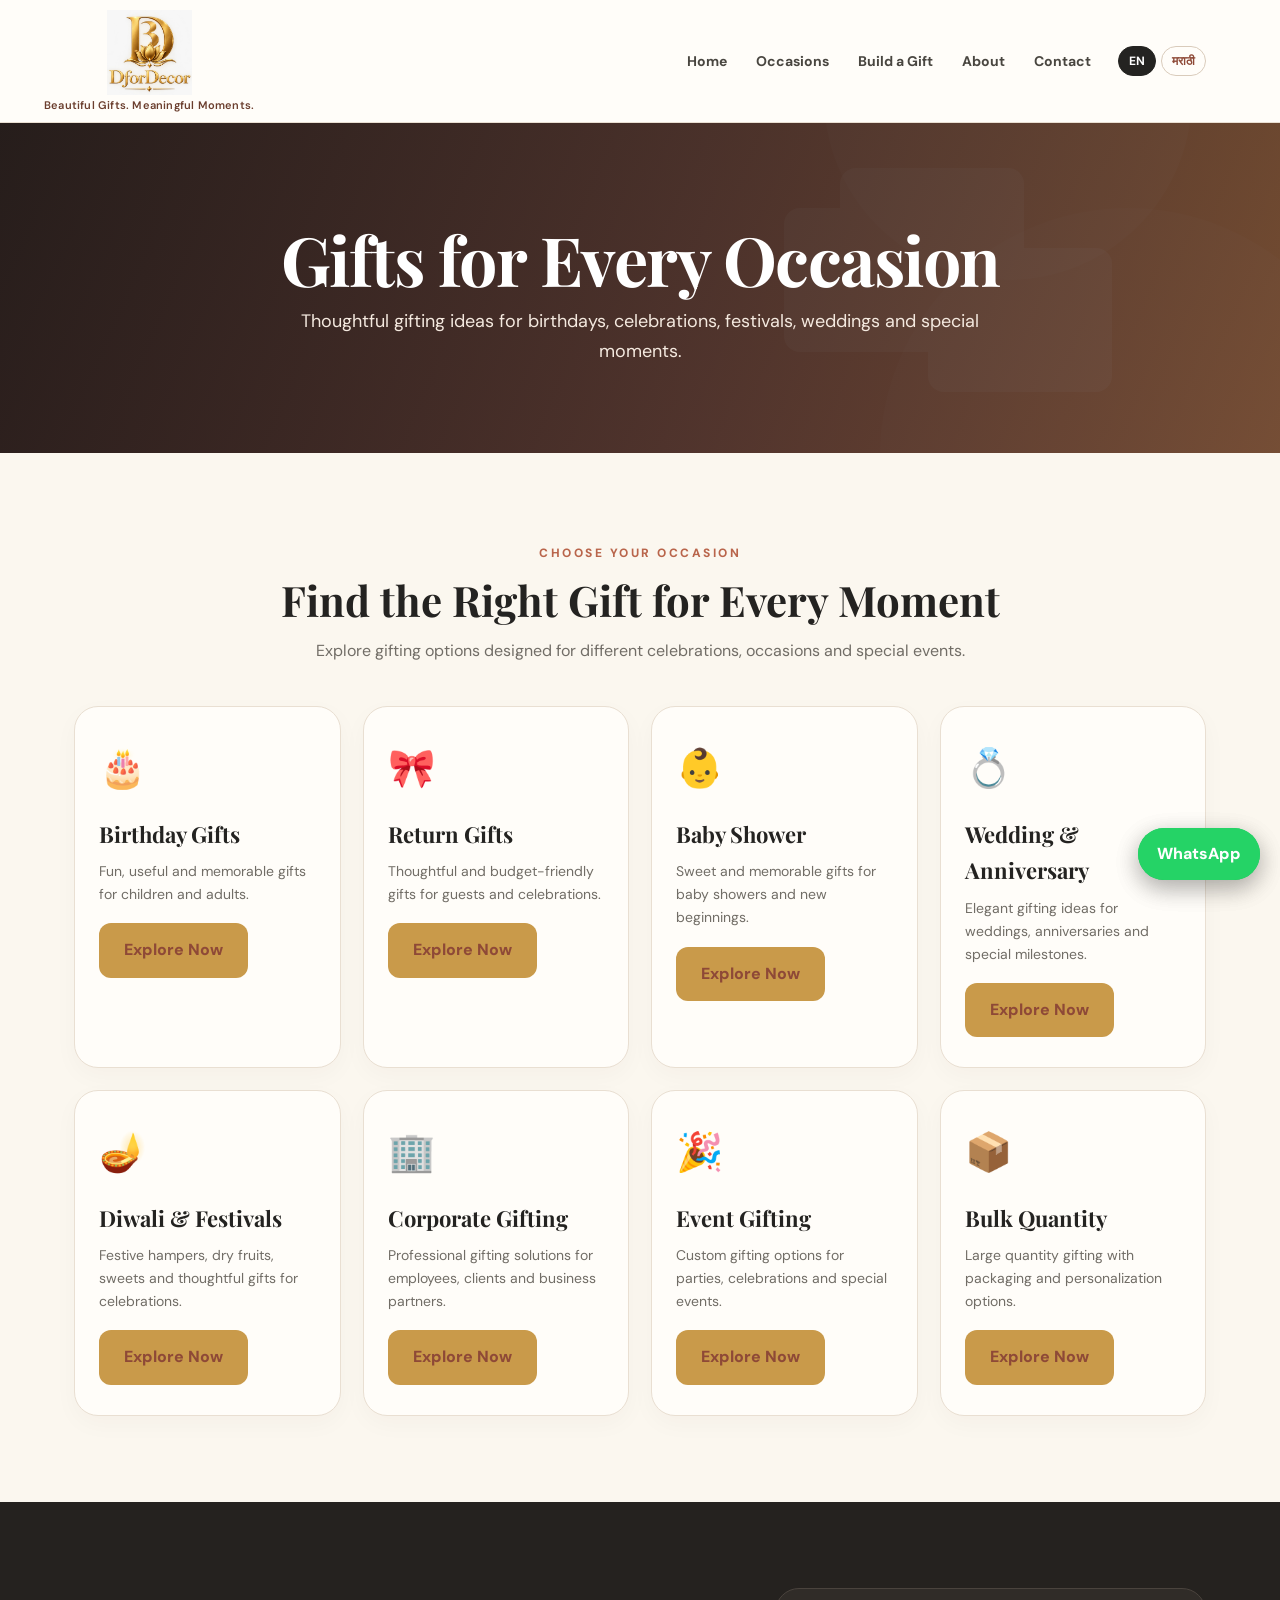
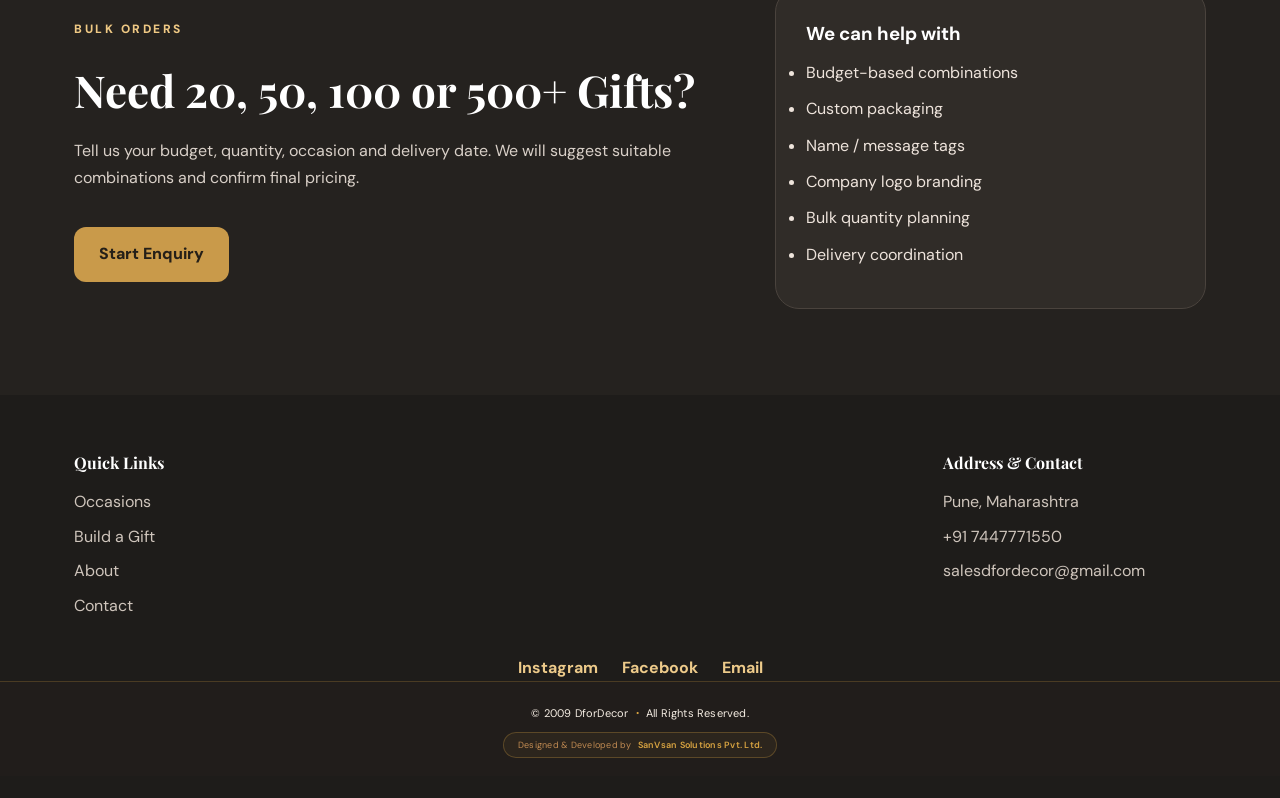
<file: occasions.html>
<!DOCTYPE html>
<html lang="en">

<head>
  <meta charset="UTF-8">
  <meta name="viewport" content="width=device-width, initial-scale=1.0">

  <title>Occasions | DDecor</title>

  <link rel="stylesheet" href="css/style.css">
</head>

<body>

  <!-- ================= HEADER ================= -->
  <div id="site-header"></div>


  <!-- ================= HERO ================= -->
  <section class="page-hero">
    <div>
      

      <h1
        data-en="Gifts for Every Occasion"
        data-mr="प्रत्येक प्रसंगासाठी गिफ्ट्स">
        Gifts for Every Occasion
      </h1>

      <p
        data-en="Thoughtful gifting ideas for birthdays, celebrations, festivals, weddings and special moments."
        data-mr="वाढदिवस, समारंभ, सण, लग्न आणि खास क्षणांसाठी मनापासून निवडलेले गिफ्टिंग पर्याय.">
        Thoughtful gifting ideas for birthdays, celebrations, festivals,
        weddings and special moments.
      </p>
    </div>
  </section>


  <!-- ================= OCCASION CATEGORIES ================= -->
  <section class="section">
    <div class="container">

      <div class="section-heading">

        <span
          class="eyebrow"
          data-en="CHOOSE YOUR OCCASION"
          data-mr="तुमचा प्रसंग निवडा">
          CHOOSE YOUR OCCASION
        </span>

        <h2
          data-en="Find the Right Gift for Every Moment"
          data-mr="प्रत्येक खास क्षणासाठी योग्य गिफ्ट">
          Find the Right Gift for Every Moment
        </h2>

        <p
          data-en="Explore gifting options designed for different celebrations, occasions and special events."
          data-mr="वेगवेगळ्या सण, समारंभ आणि खास प्रसंगांसाठी तयार केलेले गिफ्टिंग पर्याय पहा.">
          Explore gifting options designed for different celebrations,
          occasions and special events.
        </p>

      </div>


      <div class="card-grid four">


        <!-- ================= BIRTHDAY ================= -->
        <div class="category-card">

          <div class="icon">🎂</div>

          <h3
            data-en="Birthday Gifts"
            data-mr="वाढदिवसाचे गिफ्ट्स">
            Birthday Gifts
          </h3>

          <p
            data-en="Fun, useful and memorable gifts for children and adults."
            data-mr="मुले आणि मोठ्यांसाठी आकर्षक, उपयोगी आणि आठवणीत राहतील असे गिफ्ट्स.">
            Fun, useful and memorable gifts for children and adults.
          </p>

          <a
            href="customize.html?occasion=Birthday%20Gifts"
            class="btn btn-gold">
            <span
              data-en="Explore Now"
              data-mr="आता पहा">
              Explore Now
            </span>
          </a>

        </div>


        <!-- ================= RETURN GIFTS ================= -->
        <div class="category-card">

          <div class="icon">🎀</div>

          <h3
            data-en="Return Gifts"
            data-mr="रिटर्न गिफ्ट्स">
            Return Gifts
          </h3>

          <p
            data-en="Thoughtful and budget-friendly gifts for guests and celebrations."
            data-mr="पाहुण्यांसाठी आणि विविध समारंभांसाठी सुंदर आणि बजेटमध्ये बसणारे रिटर्न गिफ्ट्स.">
            Thoughtful and budget-friendly gifts for guests and celebrations.
          </p>

          <a
            href="customize.html?occasion=Return%20Gifts"
            class="btn btn-gold">
            <span
              data-en="Explore Now"
              data-mr="आता पहा">
              Explore Now
            </span>
          </a>

        </div>


        <!-- ================= BABY SHOWER ================= -->
        <div class="category-card">

          <div class="icon">👶</div>

          <h3
            data-en="Baby Shower"
            data-mr="डोहाळे जेवण">
            Baby Shower
          </h3>

          <p
            data-en="Sweet and memorable gifts for baby showers and new beginnings."
            data-mr="डोहाळे जेवण आणि नवीन सुरुवातीसाठी सुंदर आणि आठवणीत राहतील असे गिफ्ट्स.">
            Sweet and memorable gifts for baby showers and new beginnings.
          </p>

          <a
            href="customize.html?occasion=Baby%20Shower"
            class="btn btn-gold">
            <span
              data-en="Explore Now"
              data-mr="आता पहा">
              Explore Now
            </span>
          </a>

        </div>


        <!-- ================= WEDDING & ANNIVERSARY ================= -->
        <div class="category-card">

          <div class="icon">💍</div>

          <h3
            data-en="Wedding & Anniversary"
            data-mr="लग्न आणि ॲनिव्हर्सरी">
            Wedding & Anniversary
          </h3>

          <p
            data-en="Elegant gifting ideas for weddings, anniversaries and special milestones."
            data-mr="लग्न, ॲनिव्हर्सरी आणि आयुष्यातील खास टप्प्यांसाठी आकर्षक गिफ्टिंग पर्याय.">
            Elegant gifting ideas for weddings, anniversaries and
            special milestones.
          </p>

          <a
            href="customize.html?occasion=Wedding%20%26%20Anniversary"
            class="btn btn-gold">
            <span
              data-en="Explore Now"
              data-mr="आता पहा">
              Explore Now
            </span>
          </a>

        </div>


        <!-- ================= DIWALI & FESTIVALS ================= -->
        <div class="category-card">

          <div class="icon">🪔</div>

          <h3
            data-en="Diwali & Festivals"
            data-mr="दिवाळी आणि सण">
            Diwali & Festivals
          </h3>

          <p
            data-en="Festive hampers, dry fruits, sweets and thoughtful gifts for celebrations."
            data-mr="सणासुदीसाठी हॅम्पर्स, ड्राय फ्रूट्स, मिठाई आणि सुंदर गिफ्ट्स.">
            Festive hampers, dry fruits, sweets and thoughtful gifts
            for celebrations.
          </p>

          <a
            href="customize.html?occasion=Diwali%20%26%20Festivals"
            class="btn btn-gold">
            <span
              data-en="Explore Now"
              data-mr="आता पहा">
              Explore Now
            </span>
          </a>

        </div>


        <!-- ================= CORPORATE GIFTING ================= -->
        <div class="category-card">

          <div class="icon">🏢</div>

          <h3
            data-en="Corporate Gifting"
            data-mr="कॉर्पोरेट गिफ्टिंग">
            Corporate Gifting
          </h3>

          <p
            data-en="Professional gifting solutions for employees, clients and business partners."
            data-mr="कर्मचारी, क्लायंट आणि बिझनेस पार्टनर्ससाठी प्रोफेशनल गिफ्टिंग सोल्यूशन्स.">
            Professional gifting solutions for employees, clients
            and business partners.
          </p>

          <a
            href="customize.html?occasion=Corporate%20Gifting"
            class="btn btn-gold">
            <span
              data-en="Explore Now"
              data-mr="आता पहा">
              Explore Now
            </span>
          </a>

        </div>


        <!-- ================= EVENT GIFTING ================= -->
        <div class="category-card">

          <div class="icon">🎉</div>

          <h3
            data-en="Event Gifting"
            data-mr="इव्हेंट गिफ्टिंग">
            Event Gifting
          </h3>

          <p
            data-en="Custom gifting options for parties, celebrations and special events."
            data-mr="पार्टी, समारंभ आणि विशेष कार्यक्रमांसाठी कस्टम गिफ्टिंग पर्याय.">
            Custom gifting options for parties, celebrations and
            special events.
          </p>

          <a
            href="customize.html?occasion=Event%20Gifting"
            class="btn btn-gold">
            <span
              data-en="Explore Now"
              data-mr="आता पहा">
              Explore Now
            </span>
          </a>

        </div>


        <!-- ================= BULK QUANTITY ================= -->
        <div class="category-card">

          <div class="icon">📦</div>

          <h3
            data-en="Bulk Quantity"
            data-mr="बल्क ऑर्डर्स">
            Bulk Quantity
          </h3>

          <p
            data-en="Large quantity gifting with packaging and personalization options."
            data-mr="पॅकेजिंग आणि पर्सनलायझेशनच्या पर्यायांसह मोठ्या प्रमाणातील गिफ्टिंग.">
            Large quantity gifting with packaging and personalization
            options.
          </p>

          <a
            href="customize.html?occasion=Bulk%20Quantity"
            class="btn btn-gold">
            <span
              data-en="Explore Now"
              data-mr="आता पहा">
              Explore Now
            </span>
          </a>

        </div>


      </div>
    </div>
  </section>


  <!-- ================= BULK ORDERS ================= -->
  <section class="dark-section">

    <div class="container two-column">

      <div>

        <span
          class="eyebrow light"
          data-en="BULK ORDERS"
          data-mr="बल्क ऑर्डर्स">
          BULK ORDERS
        </span>

        <h2
          data-en="Need 20, 50, 100 or 500+ Gifts?"
          data-mr="20, 50, 100 किंवा 500+ गिफ्ट्स हवे आहेत?">
          Need 20, 50, 100 or 500+ Gifts?
        </h2>

        <p
          data-en="Tell us your budget, quantity, occasion and delivery date. We will suggest suitable combinations and confirm final pricing."
          data-mr="तुमचे बजेट, संख्या, प्रसंग आणि डिलिव्हरीची तारीख सांगा. आम्ही योग्य कॉम्बिनेशन्स सुचवून अंतिम किंमत कळवू.">
          Tell us your budget, quantity, occasion and delivery date.
          We will suggest suitable combinations and confirm final pricing.
        </p>

        <div class="buttons">

          <a
            href="customize.html"
            class="btn btn-gold"
            data-en="Start Enquiry"
            data-mr="चौकशी सुरू करा">
            Start Enquiry
          </a>

        </div>

      </div>


      <div class="highlight-box">

        <h3
          data-en="We can help with"
          data-mr="आम्ही यामध्ये मदत करू शकतो">
          We can help with
        </h3>

        <ul>

          <li
            data-en="Budget-based combinations"
            data-mr="बजेटनुसार गिफ्ट कॉम्बिनेशन्स">
            Budget-based combinations
          </li>

          <li
            data-en="Custom packaging"
            data-mr="कस्टम पॅकेजिंग">
            Custom packaging
          </li>

          <li
            data-en="Name / message tags"
            data-mr="नाव / मेसेज टॅग्स">
            Name / message tags
          </li>

          <li
            data-en="Company logo branding"
            data-mr="कंपनी लोगो ब्रँडिंग">
            Company logo branding
          </li>

          <li
            data-en="Bulk quantity planning"
            data-mr="बल्क ऑर्डर नियोजन">
            Bulk quantity planning
          </li>

          <li
            data-en="Delivery coordination"
            data-mr="डिलिव्हरी नियोजन">
            Delivery coordination
          </li>

        </ul>

      </div>

    </div>

  </section>


  <!-- ================= FOOTER ================= -->
  <div id="site-footer"></div>


  <!-- ================= WHATSAPP ================= -->
  <a
    class="whatsapp"
    href="https://wa.me/917447771550"
    target="_blank"
    rel="noopener">
    WhatsApp
  </a>


  <!-- ================= JAVASCRIPT ================= -->
  <script src="js/script.js"></script>

</body>

</html>
</file>
<file: css/style.css>
@import url('https://fonts.googleapis.com/css2?family=DM+Sans:wght@400;500;600;700&family=Playfair+Display:wght@500;600;700&display=swap');

/* =========================================================
   ROOT
========================================================= */

:root {
    --ink: #242321;
    --muted: #716d66;
    --cream: #fbf7ef;
    --paper: #fffdf9;

    --clay: #b9654b;
    --clay-dark: #8e4937;

    --gold: #c99a4a;
    --gold-light: #edca8a;

    --line: #e9dfd2;

    --white: #ffffff;

    --shadow: 0 18px 45px rgba(48, 35, 25, 0.09);
    --shadow-small: 0 8px 24px rgba(50, 35, 20, 0.06);

    --radius: 22px;
}


/* =========================================================
   RESET
========================================================= */

* {
    box-sizing: border-box;
    margin: 0;
    padding: 0;
}

html {
    scroll-behavior: smooth;
    scroll-padding-top: 90px;
}

body {
    font-family: 'DM Sans', Arial, sans-serif;
    background: var(--cream);
    color: var(--ink);
    line-height: 1.65;
    overflow-x: hidden;
}

img {
    max-width: 100%;
    display: block;
}

button,
input,
select,
textarea {
    font-family: inherit;
}

button {
    cursor: pointer;
}

a {
    text-decoration: none;
    color: inherit;
}
/* =========================================================
   CONTACT ENQUIRY SUCCESS POPUP
   ========================================================= */

#contactEnquirySuccess {
    position: fixed;
    inset: 0;
    z-index: 99999;
}


.contact-success-overlay {
    position: fixed;
    inset: 0;

    display: flex;
    align-items: center;
    justify-content: center;

    padding: 20px;

    background: rgba(45, 30, 20, 0.65);

    backdrop-filter: blur(4px);
}


.contact-success-box {
    width: min(450px, 100%);

    background: #fffaf2;

    border-radius: 22px;

    padding: 35px 28px;

    text-align: center;

    box-shadow:
        0 25px 70px rgba(0, 0, 0, 0.30);

    border: 1px solid #d4a574;

    animation:
        contactSuccessIn
        0.3s ease;
}


.contact-success-icon {
    width: 68px;
    height: 68px;

    margin: 0 auto 18px;

    border-radius: 50%;

    display: flex;
    align-items: center;
    justify-content: center;

    background: #8b5e3c;

    color: #ffffff;

    font-size: 36px;
    font-weight: 700;
}


.contact-success-box h2 {
    margin: 0 0 14px;

    color: #5b3926;

    font-size: 25px;
}


.contact-success-box p {
    margin: 8px 0;

    color: #6f5a4b;

    line-height: 1.6;
}


.contact-success-box button {
    margin-top: 20px;

    padding: 11px 30px;

    border: none;

    border-radius: 10px;

    background: #8b5e3c;

    color: #ffffff;

    font-size: 15px;

    font-weight: 600;

    cursor: pointer;
}


.contact-success-box button:hover {
    opacity: 0.9;
}


@keyframes contactSuccessIn {

    from {
        opacity: 0;
        transform: translateY(15px) scale(0.96);
    }

    to {
        opacity: 1;
        transform: translateY(0) scale(1);
    }

}


@media (max-width: 600px) {

    .contact-success-box {
        padding: 28px 20px;
    }

    .contact-success-box h2 {
        font-size: 21px;
    }

}

/* =========================================================
   COMMON
========================================================= */

.container {
    width: 100%;
    max-width: 1180px;
    margin: auto;
    padding: 0 24px;
}

.center {
    text-align: center;
}

.narrow {
    max-width: 820px;
}

.hidden {
    display: none !important;
}


/* =========================================================
   HEADER / NAVIGATION
========================================================= */

header {
    position: sticky;
    top: 0;
    z-index: 1000;

    background: rgba(255, 253, 249, 0.96);
    backdrop-filter: blur(14px);
    -webkit-backdrop-filter: blur(14px);

    border-bottom: 1px solid var(--line);
}

.navbar {
    width: 100%;
    max-width: 1180px;
    min-height: 86px;

    margin: auto;
    padding: 10px 24px;

    display: flex;
    align-items: center;
    justify-content: space-between;

    gap: 25px;
}


/* =========================================================
   DFORDECOR LOGO
========================================================= */
.logo {
    display: flex;
    flex-direction: column;
    align-items: center;
    justify-content: center;

    flex-shrink: 0;

    width: 150px;
    height: auto;

    overflow: visible;
    text-decoration: none;
}

.logo img {
    width: 85px;
    height: 85px;

    object-fit: contain;
    display: block;

    transition: transform 0.25s ease;
}

.logo:hover img {
    transform: scale(1.03);
}

.brand-tagline {
    display: block;

    margin-top: 4px;

    font-size: 11px;
    font-weight: 600;
    line-height: 1.2;

    text-align: center;
    white-space: nowrap;

    letter-spacing: 0.2px;

    color: #6B3E2E;
}

/* =========================================================
   NAV LINKS
========================================================= */

.nav-links {
    display: flex;
    align-items: center;
    justify-content: center;

    gap: 25px;

    list-style: none;

    margin-left: auto;
}

.nav-links a {
    position: relative;

    font-size: 14px;
    font-weight: 700;

    color: #494640;

    padding: 8px 2px;

    transition: color 0.2s ease;
}

.nav-links a::after {
    content: '';

    position: absolute;
    left: 0;
    bottom: 0;

    width: 0;
    height: 2px;

    background: var(--gold);

    transition: width 0.25s ease;
}

.nav-links a:hover {
    color: var(--clay-dark);
}

.nav-links a:hover::after {
    width: 100%;
}


/* =========================================================
   MOBILE MENU BUTTON
========================================================= */

.menu-btn {
    display: none;

    width: 44px;
    height: 44px;

    border: 1px solid var(--line);
    border-radius: 10px;

    background: var(--paper);

    color: var(--ink);

    font-size: 25px;

    align-items: center;
    justify-content: center;

    flex-shrink: 0;
}

.menu-btn:hover {
    background: var(--cream);
}


/* =========================================================
   LANGUAGE SWITCH
========================================================= */

.lang-switch {
    display: flex;
    align-items: center;
    gap: 5px;

    flex-shrink: 0;
}

.lang-switch button {
    border: 1px solid #d9cbbb;

    background: transparent;
    color: var(--clay-dark);

    padding: 6px 10px;

    border-radius: 999px;

    font-weight: 700;
    font-size: 12px;

    cursor: pointer;
}

.lang-switch button.active {
    background: var(--ink);
    color: #fff;
    border-color: var(--ink);
}


/* =========================================================
   HERO
========================================================= */

.hero,
.page-hero {
    position: relative;
    overflow: hidden;

    background:
        linear-gradient(
            120deg,
            rgba(30, 27, 23, 0.90),
            rgba(86, 50, 40, 0.75)
        ),
        url('../images/hero.svg') center / cover no-repeat;
}

.hero {
    min-height: 690px;

    display: flex;
    align-items: center;
}

.hero::after {
    content: '';

    position: absolute;

    right: -120px;
    bottom: -180px;

    width: 500px;
    height: 500px;

    border: 1px solid rgba(255, 255, 255, 0.18);

    border-radius: 50%;

    pointer-events: none;
}

.hero-content {
    position: relative;
    z-index: 1;

    width: 100%;
    max-width: 1180px;

    margin: auto;

    padding: 90px 24px;

    color: #fff;
}

.hero h1,
.page-hero h1 {
    font-family: 'Playfair Display', serif;
    letter-spacing: -1.5px;
}

.hero h1 {
    font-size: clamp(48px, 7vw, 82px);

    line-height: 1.02;

    max-width: 820px;

    margin: 18px 0;
}

.hero p {
    font-size: 20px;

    max-width: 680px;

    color: #f6eee5;
}

.hero h3 {
    margin-top: 18px;
    color: #f1cf91;
}


/* =========================================================
   HERO IMAGE SLIDESHOW
   Desktop: text left + image slideshow right
========================================================= */

.hero { display:flex; align-items:center; gap:35px; }

.hero-content { position:relative; z-index:1; flex:1 1 auto; width:auto; max-width:650px; margin:0; padding:90px 20px 90px max(24px, calc((100vw - 1180px) / 2)); color:#fff; }

.hero-image-tile { position:relative; flex:0 0 420px; width:420px; height:420px; margin:0 max(24px, calc((100vw - 1180px) / 2)) 0 0; border-radius:28px; overflow:hidden; background:#2A1E1A; box-shadow:0 20px 50px rgba(0,0,0,.25); z-index:2; }

.hero-slideshow { position:relative; width:100%; height:100%; }
.hero-slideshow .slide { position:absolute; inset:0; width:100%; height:100%; object-fit:cover; opacity:0; transition:opacity .8s ease; }
.hero-slideshow .slide.active { opacity:1; }

.slide-dots { position:absolute; left:50%; bottom:18px; transform:translateX(-50%); display:flex; align-items:center; gap:7px; z-index:5; }
.slide-dots .dot { width:8px; height:8px; border-radius:50%; background:rgba(255,255,255,.65); cursor:pointer; transition:all .3s ease; }
.slide-dots .dot.active { width:22px; border-radius:10px; background:#D9A441; }

/* =========================================================
   PAGE HERO
========================================================= */

.page-hero {
    min-height: 330px;

    display: flex;
    align-items: center;
    justify-content: center;

    text-align: center;

    color: #fff;

    padding: 60px 20px;
}

.page-hero h1 {
    font-size: clamp(40px, 6vw, 68px);

    line-height: 1.08;

    margin: 12px auto;
}

.page-hero p {
    font-size: 18px;

    max-width: 760px;

    margin: auto;

    color: #f4e9df;
}


/* =========================================================
   EYEBROW
========================================================= */

.eyebrow {
    font-size: 12px;

    letter-spacing: 2.5px;

    font-weight: 800;

    color: var(--clay);

    text-transform: uppercase;
}

.eyebrow.light {
    color: #efc984;
}


/* =========================================================
   SECTIONS
========================================================= */

.section {
    padding: 86px 0;
}

.white {
    background: var(--paper);
}

.beige {
    background: #f3e9dc;
}

.section-heading {
    text-align: center;
    margin-bottom: 42px;
}

.section-heading h2,
.section h2 {
    font-family: 'Playfair Display', serif;

    color: var(--ink);

    font-size: 42px;

    line-height: 1.15;

    margin: 10px 0 14px;
}

.section-heading p {
    color: var(--muted);

    max-width: 760px;

    margin: auto;
}

.large-text {
    font-size: 19px;
    color: var(--muted);
}


/* =========================================================
   BUTTONS
========================================================= */

.buttons {
    display: flex;

    gap: 13px;

    flex-wrap: wrap;

    margin-top: 28px;
}

.btn {
    display: inline-flex;

    align-items: center;
    justify-content: center;

    gap: 8px;

    min-height: 48px;

    padding: 13px 24px;

    border-radius: 12px;

    font-weight: 800;

    border: 1px solid transparent;

    cursor: pointer;

    margin-top: 8px;

    transition:
        transform 0.2s ease,
        box-shadow 0.2s ease,
        background 0.2s ease;
}

.btn-primary {
    background: var(--ink);
    color: #fff;
}

.btn-gold {
    background: var(--gold);
    color: #241f18;
}

.btn-light {
    background: #fff;
    color: var(--ink);
}

.btn:hover {
    transform: translateY(-2px);

    box-shadow: 0 8px 20px rgba(30, 25, 20, 0.12);
}


/* =========================================================
   CARD GRIDS
========================================================= */

.card-grid {
    display: grid;
    gap: 22px;
}

.four {
    grid-template-columns: repeat(4, 1fr);
}

.three {
    grid-template-columns: repeat(3, 1fr);
}


/* =========================================================
   CATEGORY CARDS
========================================================= */

.category-card {
    background: var(--paper);

    padding: 30px 24px;

    border: 1px solid var(--line);

    border-radius: 24px;

    min-height: 220px;

    box-shadow: 0 8px 24px rgba(50, 35, 20, 0.03);

    transition:
        transform 0.25s ease,
        box-shadow 0.25s ease;
}

.category-card:hover {
    transform: translateY(-5px);

    box-shadow: var(--shadow);
}

.category-card .icon {
    font-size: 38px;
    margin-bottom: 16px;
}

.category-card h3 {
    font-family: 'Playfair Display', serif;

    font-size: 22px;

    margin-bottom: 8px;
}

.category-card p {
    color: var(--muted);

    font-size: 14px;
}

.category-card a {
    display: inline-block;

    margin-top: 17px;

    color: var(--clay-dark);

    font-weight: 800;
}


/* =========================================================
   PRODUCT GRID
========================================================= */

.product-grid {
    display: grid;

    grid-template-columns: repeat(4, 1fr);

    gap: 22px;
}

.product-card {
    background: var(--paper);

    border: 1px solid var(--line);

    border-radius: 22px;

    overflow: hidden;

    transition:
        transform 0.2s ease,
        box-shadow 0.2s ease;
}

.product-card:hover {
    transform: translateY(-4px);

    box-shadow: var(--shadow-small);
}

.product-card img {
    height: 280px;

    width: 100%;

    object-fit: cover;

    background: #eee4d7;

    padding: 8px;
}

.product-info {
    padding: 21px;
}

.product-info h3 {
    font-family: 'Playfair Display', serif;

    font-size: 21px;
}

.product-info p {
    color: var(--muted);

    font-size: 14px;

    margin-top: 6px;
}

.product-info strong {
    display: block;

    color: var(--clay-dark);

    font-size: 20px;

    margin-top: 13px;
}


/* =========================================================
   DARK SECTION
========================================================= */

.dark-section {
    background: #25221f;

    color: #fff;

    padding: 86px 0;
}

.dark-section h2 {
    font-family: 'Playfair Display', serif;

    color: #fff;

    font-size: 44px;

    margin: 12px 0;
}

.dark-section p {
    color: #d9d0c8;
}


/* =========================================================
   TWO COLUMN
========================================================= */

.two-column {
    display: grid;

    grid-template-columns: 1.2fr 0.8fr;

    gap: 55px;

    align-items: center;
}

.highlight-box {
    background: #302c28;

    border: 1px solid #4a433d;

    border-radius: 24px;

    padding: 30px;
}

.highlight-box li {
    margin: 10px 0;

    color: #eee4dc;
}


/* =========================================================
   BUDGET
========================================================= */
/* =========================================
   BUDGET SELECTION
   ========================================= */

.budget-grid {
    display: grid;
    grid-template-columns: repeat(7, 1fr);
    gap: 14px;
    margin: 24px 0 30px;
}


/* Budget Card */

.budget-card {
    position: relative;

    background: linear-gradient(
        145deg,
        var(--paper),
        #fffaf4
    );

    border: 1px solid var(--line);
    border-radius: 18px;

    padding: 20px 10px 18px;

    text-align: center;

    cursor: pointer;

    overflow: hidden;

    transition:
        transform 0.25s ease,
        box-shadow 0.25s ease,
        border-color 0.25s ease,
        background 0.25s ease;
}


/* Decorative top line */

.budget-card::before {
    content: "";

    position: absolute;

    top: 0;
    left: 20%;
    right: 20%;

    height: 3px;

    background: transparent;

    border-radius: 0 0 10px 10px;

    transition: 0.25s ease;
}


/* Hover */

.budget-card:hover {
    transform: translateY(-5px);

    border-color: var(--clay);

    box-shadow:
        0 10px 24px rgba(90, 55, 40, 0.12);
}


.budget-card:hover::before {
    background: var(--clay);
}


/* Price */

.budget-card h3 {
    position: relative;

    font-family: 'Playfair Display', serif;

    font-size: 23px;

    line-height: 1.1;

    color: var(--clay-dark);

    margin: 3px 0 7px;
}


/* Description */

.budget-card p {
    font-size: 11px;

    color: var(--muted);

    margin: 0;

    line-height: 1.4;
}





/* =========================================
   ACTIVE / SELECTED
   ========================================= */

.budget-card.active {
    background:
        linear-gradient(
            145deg,
            var(--clay),
            var(--clay-dark)
        );

    color: #fff;

    border-color: var(--clay);

    transform: translateY(-4px);

    box-shadow:
        0 14px 30px rgba(142, 73, 55, 0.25);
}


.budget-card.active::before {
    background: #f2c87e;
}


.budget-card.active h3,
.budget-card.active p {
    color: #fff;
}


.budget-card.active::after {
    background: rgba(242, 200, 126, 0.18);

    color: #f2c87e;
}


/* =========================================
   SELECTED BUDGET MESSAGE
   ========================================= */

.selected-budget {
    background:
        linear-gradient(
            135deg,
            #2b2723,
            #3a302a
        );

    color: #fff;

    border-radius: 16px;

    padding: 17px 22px;

    text-align: center;

    margin-bottom: 34px;

    box-shadow:
        0 8px 22px rgba(43, 39, 35, 0.12);
}


.selected-budget b {
    color: #f2c87e;

    font-size: 22px;
}


/* =========================================
   TABLET
   ========================================= */

@media (max-width: 1000px) {

    .budget-grid {
        grid-template-columns: repeat(4, 1fr);
        gap: 12px;
    }

}


/* =========================================
   MOBILE
   ========================================= */

@media (max-width: 650px) {

    .budget-grid {
        grid-template-columns: repeat(2, 1fr);
        gap: 11px;
    }

    .budget-card {
        padding: 18px 8px 16px;

        border-radius: 16px;
    }

    .budget-card h3 {
        font-size: 21px;
    }

    .budget-card p {
        font-size: 11px;
    }

    .budget-card::after {
        margin-top: 9px;

        font-size: 7px;
    }

}


/* =========================================
   SMALL MOBILE
   ========================================= */

@media (max-width: 380px) {

    .budget-grid {
        gap: 8px;
    }

    .budget-card {
        padding: 16px 6px 14px;
    }

    .budget-card h3 {
        font-size: 19px;
    }

}


/* =========================================================
   PRODUCT SELECTION
========================================================= */

.product-selection-grid {
    display: grid;

    grid-template-columns: repeat(4, 1fr);

    gap: 20px;
}

.gift-product {
    background: var(--paper);

    border: 2px solid transparent;

    border-radius: 20px;

    padding: 13px;

    text-align: center;

    cursor: pointer;

    transition: 0.2s;
}

.gift-product:hover {
    transform: translateY(-3px);

    border-color: #dbc5a9;
}

.gift-product.selected {
    border-color: var(--clay);

    box-shadow: 0 12px 28px rgba(142, 73, 55, 0.12);
}

.gift-product img {
    height: 170px;

    width: 100%;

    object-fit: cover;

    border-radius: 13px;

    background: #eee4d7;

    margin-bottom: 12px;
}

.gift-product h3 {
    font-family: 'Playfair Display', serif;

    font-size: 19px;
}

.gift-product strong {
    color: var(--clay-dark);

    display: block;

    margin-top: 3px;
}


/* =========================================================
   SELECTED PRODUCTS / CART
========================================================= */

.selected-products-wrapper {
    margin-top: 30px;

    background: var(--paper);

    border: 1px solid var(--line);

    border-radius: 22px;

    padding: 24px;
}

.cart-title {
    display: flex;

    align-items: center;
    justify-content: space-between;

    gap: 15px;

    border-bottom: 1px solid var(--line);

    padding-bottom: 14px;

    margin-bottom: 10px;
}

.cart-title h3 {
    font-family: 'Playfair Display', serif;

    font-size: 24px;
}

.cart-title span {
    font-size: 13px;

    color: var(--muted);
}

.cart-row {
    display: grid;

    grid-template-columns: 1fr auto auto auto;

    gap: 16px;

    align-items: center;

    padding: 15px 0;

    border-bottom: 1px solid var(--line);
}

.cart-row:last-child {
    border-bottom: 0;
}

.cart-name strong {
    display: block;
}

.cart-name small {
    color: var(--muted);
}

.qty-control {
    display: flex;

    align-items: center;

    gap: 10px;
}

.qty-control button {
    width: 32px;
    height: 32px;

    border: 1px solid #d7c8b8;

    border-radius: 50%;

    background: #fff;

    cursor: pointer;

    font-size: 19px;
}

.qty-control span {
    min-width: 22px;

    text-align: center;

    font-weight: 800;
}

.cart-price {
    font-weight: 800;

    color: var(--clay-dark);
}

.remove-btn {
    border: 0;

    background: none;

    color: #a33d2a;

    cursor: pointer;

    font-weight: 700;
}


/* =========================================================
   SUMMARY
========================================================= */

.summary {
    background: var(--paper);

    border: 1px solid var(--line);

    border-radius: 22px;

    padding: 27px;

    box-shadow: 0 10px 30px rgba(40, 30, 20, 0.04);
}

.summary p,
.summary > div {
    margin: 9px 0;
}

.remaining.good {
    color: #287a42;
}

.remaining.over {
    color: #b3261e;
}

.action-buttons {
    display: flex;

    gap: 12px;

    flex-wrap: wrap;

    margin-top: 20px;
}


/* =========================================================
   FORMS
========================================================= */

.form-card {
    background: var(--paper);

    padding: 38px;

    border: 1px solid var(--line);

    border-radius: 26px;

    box-shadow: var(--shadow);

    max-width: 850px;

    margin: auto;
}

form label,
.form-card label {
    display: block;

    margin-top: 16px;
    margin-bottom: 6px;

    font-weight: 700;
}

input,
select,
textarea {
    width: 100%;

    padding: 13px 14px;

    border: 1px solid #d8cdbf;

    border-radius: 10px;

    background: #fff;

    font: inherit;

    color: var(--ink);

    outline: none;

    transition:
        border-color 0.2s ease,
        box-shadow 0.2s ease;
}

input:focus,
select:focus,
textarea:focus {
    border-color: var(--gold);

    box-shadow: 0 0 0 3px rgba(201, 154, 74, 0.12);
}

textarea {
    min-height: 120px;

    resize: vertical;
}

.status {
    text-align: center;

    margin-top: 14px;

    font-weight: 700;
}


/* =========================================================
   FOOTER
========================================================= */

footer {
    background: #1e1c1a;

    color: #fff;

    padding: 55px 0 22px;
}

.footer-grid {
    display: grid;

    grid-template-columns: 2fr 1fr 1fr;

    gap: 40px;
}

.footer-grid h3,
.footer-grid h4 {
    font-family: 'Playfair Display', serif;

    margin-bottom: 13px;
}

.footer-grid p,
.footer-grid a {
    color: #cfc5bc;
}

.footer-grid a {
    display: block;

    margin: 8px 0;

    transition: color 0.2s ease;
}

.footer-grid a:hover {
    color: var(--gold-light);
}

.social-links {
    display: flex;

    justify-content: center;

    gap: 24px;

    margin: 28px 0 0;
}

.social-links a {
    color: #edca8a;

    font-weight: 700;
}
.footer-bottom {
    text-align: center;
    padding: 22px 15px 18px;
    border-top: 1px solid rgba(217, 164, 65, 0.22);
    background: #211D1B;
}

/* Copyright */
.copyright-line {
    display: flex;
    justify-content: center;
    align-items: center;
    gap: 7px;

    font-size: 11px;
    font-weight: 400;
    color: #F5EDE3;
    letter-spacing: 0.2px;
}

.separator {
    color: #D9A441;
    font-size: 9px;
}

/* Designer credit */
.designer-credit {
    display: inline-flex;
    align-items: center;
    gap: 6px;

    margin-top: 9px;
    padding: 5px 14px;

    border: 1px solid rgba(217, 164, 65, 0.28);
    border-radius: 20px;

    background: rgba(217, 164, 65, 0.06);

    font-size: 9px;
    font-weight: 400;
    color: #C08A52;
    letter-spacing: 0.25px;
}

.designer-credit strong {
    color: #D9A441;
    font-weight: 600;
}

/* =========================================================
   WHATSAPP BUTTON
========================================================= */

.whatsapp {
    position: fixed;

    right: 20px;
    bottom: 20px;

    background: #25d366;

    color: #fff;

    padding: 13px 19px;

    border-radius: 999px;

    font-weight: 800;

    z-index: 1000;

    box-shadow: 0 8px 25px rgba(0, 0, 0, 0.18);

    transition:
        transform 0.2s ease,
        box-shadow 0.2s ease;
}

.whatsapp:hover {
    transform: translateY(-3px);

    box-shadow: 0 12px 30px rgba(0, 0, 0, 0.22);
}


/* =========================================================
   TABLET
========================================================= */

@media (max-width: 1100px) {

    .navbar {
        padding-left: 20px;
        padding-right: 20px;
    }

    .nav-links {
        gap: 16px;
    }

    .nav-links a {
        font-size: 13px;
    }

    .budget-grid {
        grid-template-columns: repeat(4, 1fr);
    }

    .four,
    .product-grid,
    .product-selection-grid {
        grid-template-columns: repeat(2, 1fr);
    }

    .hero { gap:20px; }
    .hero-content { max-width:56%; padding-left:24px; }
    .hero-image-tile { flex:0 0 350px; width:350px; height:350px; margin-right:20px; }

    .two-column {
        grid-template-columns: 1fr;

        gap: 35px;
    }
}


/* =========================================================
   MOBILE NAVIGATION
========================================================= */

@media (max-width: 800px) {

    header {
        position: sticky;
        top: 0;
    }

    .navbar {
        min-height: 76px;

        padding: 7px 16px;

        gap: 10px;
    }

    /* Logo becomes smaller */
    .logo {
        width: 68px;
        height: 68px;
    }

    .logo img {
        width: 68px;
        height: 68px;
    }

    /* Show hamburger */
    .menu-btn {
        display: flex;

        margin-left: auto;
    }

    /* Hide desktop navigation */
    .nav-links {
        display: none;

        position: absolute;

        left: 0;
        right: 0;

        top: 76px;

        width: 100%;

        background: rgba(255, 253, 249, 0.98);

        border-bottom: 1px solid var(--line);

        box-shadow: 0 15px 30px rgba(40, 30, 20, 0.08);

        flex-direction: column;

        align-items: stretch;

        gap: 0;

        padding: 8px 18px 18px;

        margin: 0;

        z-index: 999;
    }

    .nav-links.active {
        display: flex;
    }

    .nav-links li {
        width: 100%;
    }

    .nav-links a {
        display: block;

        width: 100%;

        padding: 13px 8px;

        font-size: 15px;

        border-bottom: 1px solid #eee4d9;
    }

    .nav-links a::after {
        display: none;
    }

    .lang-switch {
        margin-left: 5px;
    }
    /* HERO SLIDESHOW */
    .hero { flex-direction:column; gap:0; min-height:600px; }
    .hero-content { width:100%; max-width:100%; flex:none; margin:0; padding:70px 20px 35px; }
    .hero-image-tile { flex:none; width:calc(100% - 36px); max-width:430px; height:340px; margin:0 auto 40px; }

    /* HERO */

    .hero {
        min-height: 600px;
    }

    .hero-content {
        padding: 70px 20px;
    }

    .hero h1 {
        font-size: clamp(40px, 11vw, 58px);
    }

    .hero p {
        font-size: 17px;
    }

    .hero::after {
        width: 300px;
        height: 300px;

        right: -140px;
        bottom: -120px;
    }


    /* PAGE HERO */

    .page-hero {
        min-height: 260px;

        padding: 45px 18px;
    }

    .page-hero h1 {
        font-size: clamp(38px, 10vw, 52px);
    }

    .page-hero p {
        font-size: 16px;
    }


    /* SECTIONS */

    .section {
        padding: 62px 0;
    }

    .container {
        padding: 0 18px;
    }

    .section-heading {
        margin-bottom: 30px;
    }

    .section-heading h2,
    .section h2 {
        font-size: 33px;
    }

    .large-text {
        font-size: 17px;
    }


    /* GRIDS */

    .four,
    .three,
    .product-grid,
    .product-selection-grid {
        grid-template-columns: repeat(2, 1fr);
    }

    .budget-grid {
        grid-template-columns: repeat(2, 1fr);
    }


    /* PRODUCT */

    .product-card img {
        height: 230px;
    }

    .product-info {
        padding: 17px;
    }

    .product-info h3 {
        font-size: 19px;
    }


    /* GIFT PRODUCT */

    .gift-product img {
        height: 190px;
    }


    /* FORM */

    .form-card {
        padding: 25px 18px;

        border-radius: 20px;
    }


    /* BUTTONS */

    .buttons {
        flex-direction: column;

        width: 100%;
    }

    .buttons .btn {
        width: 100%;
    }

    .action-buttons {
        flex-direction: column;
    }

    .action-buttons .btn {
        width: 100%;
    }


    /* CART */

    .cart-row {
        grid-template-columns: 1fr auto;

        gap: 8px 14px;
    }

    .cart-price {
        grid-column: 2;

        grid-row: 1;
    }

    .qty-control {
        grid-column: 1;

        grid-row: 2;
    }

    .remove-btn {
        grid-column: 2;

        grid-row: 2;

        justify-self: end;
    }


    /* FOOTER */

    .footer-grid {
        grid-template-columns: 1fr;

        gap: 28px;

        text-align: center;
    }

    .footer-grid a {
        margin: 6px 0;
    }

    .social-links {
        margin-top: 20px;
    }


    /* WHATSAPP */

    .whatsapp {
        right: 14px;
        bottom: 14px;

        padding: 11px 16px;

        font-size: 13px;
    }
}


/* =========================================================
   SMALL MOBILE
========================================================= */

@media (max-width: 520px) {

    .navbar {
        min-height: 70px;

        padding: 5px 12px;
    }

    .logo {
        width: 62px;
        height: 62px;
    }

    .logo img {
        width: 62px;
        height: 62px;
    }

    .menu-btn {
        width: 42px;
        height: 42px;

        font-size: 23px;
    }

    .lang-switch {
        gap: 3px;
    }

    .lang-switch button {
        padding: 5px 8px;

        font-size: 11px;
    }

    .nav-links {
        top: 70px;
    }


    /* SINGLE COLUMN ON SMALL PHONES */

    .four,
    .three,
    .product-grid,
    .product-selection-grid {
        grid-template-columns: 1fr;
    }

    .budget-grid {
        grid-template-columns: repeat(2, 1fr);

        gap: 10px;
    }


    /* HERO */

    .hero {
        min-height: 560px;
    }

    .hero-content {
        padding: 60px 18px;
    }

    .hero h1 {
        font-size: 42px;

        letter-spacing: -1px;
    }

    .hero p {
        font-size: 16px;
    }


    /* PAGE HERO */

    .page-hero {
        min-height: 230px;

        padding: 40px 16px;
    }

    .page-hero h1 {
        font-size: 38px;
    }
/* HERO SLIDESHOW - MOBILE */

.hero {
    flex-direction: column;
}

.hero-content {
    max-width: 100%;
}

.hero-image-tile {
    flex: none;

    width: calc(100% - 36px);
    max-width: 430px;

    height: 340px;

    margin: 0 auto 40px;
}

    .hero-image-tile { width:calc(100% - 20px); max-width:430px; height:290px; border-radius:20px; }

    /* SECTION */

    .section {
        padding: 50px 0;
    }

    .section-heading h2,
    .section h2 {
        font-size: 30px;
    }


    /* CARDS */

    .category-card {
        padding: 25px 20px;

        min-height: auto;
    }

    .product-card img {
        height: 250px;
    }

    .gift-product img {
        height: 220px;
    }


    /* BUDGET */

    .budget-card {
        padding: 18px 8px;
    }

    .budget-card h3 {
        font-size: 22px;
    }


    /* CART */

    .selected-products-wrapper {
        padding: 17px;

        border-radius: 18px;
    }

    .cart-title {
        align-items: flex-start;

        flex-direction: column;
    }


    /* FORM */

    .form-card {
        padding: 22px 15px;
    }

    input,
    select,
    textarea {
        font-size: 16px;
    }


    /* FOOTER */

    footer {
        padding-top: 45px;
    }

    .footer-bottom {
        font-size: 12px;
    }


    /* WHATSAPP */

    .whatsapp {
        right: 12px;
        bottom: 12px;

        padding: 10px 14px;

        font-size: 12px;
    }
}


/* =========================================================
   VERY SMALL PHONES
========================================================= */

@media (max-width: 360px) {

    .logo {
        width: 56px;
        height: 56px;
    }

    .logo img {
        width: 56px;
        height: 56px;
    }

    .navbar {
        min-height: 64px;
    }

    .nav-links {
        top: 64px;
    }

    .hero-image-tile { width:calc(100% - 20px); height:260px; border-radius:18px; margin-bottom:30px; }

    .hero h1 {
        font-size: 37px;
    }

    .section-heading h2,
    .section h2 {
        font-size: 28px;
    }

    .budget-grid {
        grid-template-columns: 1fr 1fr;
    }
}


/* =========================================================
   ACCESSIBILITY
========================================================= */

:focus-visible {
    outline: 3px solid rgba(201, 154, 74, 0.45);

    outline-offset: 3px;
}


/* =========================================================
   REDUCE MOTION
========================================================= */

@media (prefers-reduced-motion: reduce) {

    *,
    *::before,
    *::after {
        scroll-behavior: auto !important;

        transition-duration: 0.01ms !important;
        animation-duration: 0.01ms !important;
    }
}

/* =========================================================
   STEP 04 - PAYMENT / ORDER POPUP
========================================================= */

.payment-total-box {
    display: flex;
    align-items: center;
    justify-content: space-between;
    gap: 20px;
    margin-top: 24px;
    padding: 18px 20px;
    background: #2b2723;
    color: #fff;
    border-radius: 14px;
}

.payment-total-box span {
    font-weight: 700;
}

.payment-total-box strong {
    color: #f2c87e;
    font-size: 25px;
}

.payment-button {
    width: 100%;
    margin-top: 18px;
    min-height: 54px;
    font-size: 16px;
}

.payment-modal {
    position: fixed;
    inset: 0;
    z-index: 3000;
    overflow-y: auto;
    padding: 25px 15px;
}

.payment-modal-overlay {
    position: fixed;
    inset: 0;
    background: rgba(20, 17, 15, 0.78);
    backdrop-filter: blur(5px);
    -webkit-backdrop-filter: blur(5px);
}

.payment-modal-content {
    position: relative;
    z-index: 1;
    width: min(620px, 100%);
    margin: 20px auto;
    padding: 34px;
    background: var(--paper);
    border: 1px solid var(--line);
    border-radius: 26px;
    box-shadow: 0 30px 80px rgba(0, 0, 0, 0.28);
}

.payment-close {
    position: absolute;
    top: 13px;
    right: 16px;
    width: 40px;
    height: 40px;
    border: 1px solid var(--line);
    border-radius: 50%;
    background: #fff;
    color: var(--ink);
    font-size: 27px;
    line-height: 1;
}

.payment-close:hover {
    background: var(--cream);
}

.payment-header {
    text-align: center;
    padding: 5px 35px 18px;
}

.payment-header h2 {
    margin: 8px 0;
    font-family: 'Playfair Display', serif;
    font-size: 34px;
}

.payment-header p {
    color: var(--muted);
    font-size: 14px;
}

.payment-order-id {
    margin: 8px 0 18px;
    padding: 12px 15px;
    text-align: center;
    background: #f3e9dc;
    border-radius: 10px;
    color: var(--clay-dark);
}

.payment-customer-summary {
    padding: 17px 18px;
    background: #fff;
    border: 1px solid var(--line);
    border-radius: 14px;
    font-size: 14px;
}

.payment-customer-summary p {
    margin: 5px 0;
    overflow-wrap: anywhere;
}

.payment-amount {
    display: flex;
    align-items: center;
    justify-content: space-between;
    gap: 20px;
    margin: 18px 0;
    padding: 17px 20px;
    background: #2b2723;
    color: #fff;
    border-radius: 14px;
}

.payment-amount span {
    font-weight: 700;
}

.payment-amount strong {
    color: #f2c87e;
    font-size: 27px;
}

.qr-container {
    text-align: center;
    padding: 20px;
    background: #202020;
    color: #fff;
    border-radius: 18px;
}

.payment-qr {
    width: min(390px, 100%);
    height: auto;
    margin: 0 auto 14px;
    border-radius: 8px;
    background: #fff;
}

.qr-container p {
    margin: 5px 0;
    color: #f2f2f2;
}

.qr-container strong {
    display: block;
    margin-top: 8px;
    font-size: 14px;
    overflow-wrap: anywhere;
}

.qr-container small {
    display: block;
    margin-top: 6px;
    color: #ddd;
}

.payment-note {
    margin: 18px 0 12px;
    padding: 14px 16px;
    background: #fff7e8;
    border: 1px solid #ead3a4;
    border-radius: 12px;
}

.payment-note p {
    margin-top: 5px;
    color: var(--muted);
    font-size: 13px;
}

.payment-upload-label {
    display: block;
    margin: 14px 0 7px;
    font-weight: 800;
}

#paymentScreenshot {
    padding: 10px;
    background: #fff;
}

.payment-screenshot-preview {
    margin-top: 12px;
    text-align: center;
}

.payment-screenshot-preview img {
    max-width: 100%;
    max-height: 240px;
    margin: auto;
    border: 1px solid var(--line);
    border-radius: 12px;
}

.payment-confirm-button {
    width: 100%;
    margin-top: 18px;
    min-height: 54px;
}

.payment-confirm-button:disabled {
    opacity: 0.65;
    cursor: not-allowed;
    transform: none;
}

@media (max-width: 520px) {
    .payment-modal {
        padding: 8px;
    }

    .payment-modal-content {
        margin: 8px auto;
        padding: 23px 15px;
        border-radius: 20px;
    }

    .payment-header {
        padding-left: 25px;
        padding-right: 25px;
    }

    .payment-header h2 {
        font-size: 28px;
    }

    .payment-amount strong,
    .payment-total-box strong {
        font-size: 22px;
    }

    .qr-container {
        padding: 12px;
    }
}
/* ================================
   ORDER SUCCESS POPUP
================================ */

#orderSuccessPopup {
    position: fixed;
    inset: 0;
    z-index: 99999;
    display: flex;
    align-items: center;
    justify-content: center;
}

.order-success-overlay {
    position: fixed;
    inset: 0;
    background: rgba(36, 35, 33, 0.58);
    backdrop-filter: blur(4px);
    display: flex;
    align-items: center;
    justify-content: center;
    padding: 20px;
}

.order-success-box {
    width: min(430px, calc(100vw - 32px));
    background: #fffdf9;
    border: 1px solid #e9dfd2;
    border-radius: 20px;
    padding: 32px 28px;
    text-align: center;
    box-shadow: 0 20px 60px rgba(36, 35, 33, 0.25);
    animation: successPopupIn 0.25s ease-out;
}

.success-icon {
    width: 64px;
    height: 64px;
    margin: 0 auto 16px;
    border-radius: 50%;
    background: #b9654b;
    color: #fff;
    display: flex;
    align-items: center;
    justify-content: center;
    font-size: 34px;
    font-weight: 700;
}

.order-success-box h2 {
    margin: 0 0 12px;
    color: #8e4937;
    font-size: 26px;
}

.success-main {
    margin: 0 0 8px;
    color: #242321;
    font-size: 16px;
    font-weight: 600;
}

.success-sub {
    margin: 0 0 18px;
    color: #6f665d;
    font-size: 14px;
    line-height: 1.6;
}

.success-order-id {
    display: inline-block;
    background: #fbf7ef;
    border: 1px solid #e9dfd2;
    border-radius: 10px;
    padding: 9px 14px;
    color: #6f665d;
    font-size: 13px;
}

.success-order-id strong {
    color: #8e4937;
}

@keyframes successPopupIn {
    from {
        opacity: 0;
        transform: scale(0.94) translateY(10px);
    }

    to {
        opacity: 1;
        transform: scale(1) translateY(0);
    }
}

@media (max-width: 600px) {
    .order-success-box {
        padding: 26px 20px;
    }

    .order-success-box h2 {
        font-size: 23px;
    }

    .success-icon {
        width: 56px;
        height: 56px;
        font-size: 30px;
    }
}
/* =========================================
   ORDER CONFIRMED SUCCESS POPUP
========================================= */

#orderSuccessPopup {
    position: fixed !important;
    inset: 0 !important;
    width: 100vw !important;
    height: 100vh !important;
    z-index: 999999 !important;
    display: flex !important;
    align-items: center !important;
    justify-content: center !important;
    pointer-events: auto !important;
}

.order-success-overlay {
    position: fixed !important;
    inset: 0 !important;
    width: 100% !important;
    height: 100% !important;

    display: flex !important;
    align-items: center !important;
    justify-content: center !important;

    padding: 20px;
    box-sizing: border-box;

    background: rgba(36, 35, 33, 0.62);
    backdrop-filter: blur(4px);
}

.order-success-box {
    width: min(430px, calc(100vw - 32px));

    background: #fffdf9;

    border: 1px solid #e9dfd2;

    border-radius: 20px;

    padding: 32px 28px;

    text-align: center;

    box-sizing: border-box;

    box-shadow:
        0 20px 60px rgba(36, 35, 33, 0.28);

    animation:
        orderSuccessIn 0.3s ease-out;
}

.success-icon {
    width: 64px;
    height: 64px;

    margin: 0 auto 16px;

    border-radius: 50%;

    display: flex;
    align-items: center;
    justify-content: center;

    background: #b9654b;

    color: #ffffff;

    font-size: 34px;
    font-weight: 700;
}

.order-success-box h2 {
    margin: 0 0 12px;

    color: #8e4937;

    font-size: 26px;
    line-height: 1.2;
}

.success-main {
    margin: 0 0 10px;

    color: #242321;

    font-size: 16px;
    font-weight: 600;

    line-height: 1.5;
}

.success-sub {
    margin: 0 0 20px;

    color: #6f665d;

    font-size: 14px;

    line-height: 1.6;
}

.success-sub strong {
    color: #8e4937;
}

.success-order-id {
    display: inline-block;

    padding: 9px 14px;

    background: #fbf7ef;

    border: 1px solid #e9dfd2;

    border-radius: 10px;

    color: #6f665d;

    font-size: 13px;
}

.success-order-id strong {
    color: #8e4937;
}

@keyframes orderSuccessIn {

    from {
        opacity: 0;
        transform: scale(0.94) translateY(12px);
    }

    to {
        opacity: 1;
        transform: scale(1) translateY(0);
    }

}

@media (max-width: 600px) {

    .order-success-box {
        width: calc(100vw - 32px);
        padding: 26px 20px;
        border-radius: 18px;
    }

    .success-icon {
        width: 56px;
        height: 56px;
        font-size: 30px;
    }

    .order-success-box h2 {
        font-size: 23px;
    }

}/* =========================================
   ORDER CONFIRMED POPUP
========================================= */

#orderSuccessPopup {
    position: fixed !important;
    inset: 0 !important;
    width: 100vw !important;
    height: 100vh !important;
    z-index: 999999 !important;
    display: flex !important;
    align-items: center !important;
    justify-content: center !important;
}

.order-success-overlay {
    position: fixed !important;
    inset: 0 !important;

    width: 100%;
    height: 100%;

    display: flex !important;
    align-items: center !important;
    justify-content: center !important;

    padding: 20px;
    box-sizing: border-box;

    background: rgba(36, 35, 33, 0.65);
    backdrop-filter: blur(4px);
}

.order-success-box {
    width: min(430px, calc(100vw - 32px));

    background: #fffdf9;

    border: 1px solid #e9dfd2;

    border-radius: 20px;

    padding: 32px 28px;

    text-align: center;

    box-shadow:
        0 20px 60px rgba(36, 35, 33, 0.30);

    animation:
        orderSuccessIn 0.3s ease-out;
}

.success-icon {
    width: 64px;
    height: 64px;

    margin: 0 auto 16px;

    border-radius: 50%;

    display: flex;
    align-items: center;
    justify-content: center;

    background: #b9654b;

    color: white;

    font-size: 34px;
    font-weight: 700;
}

.order-success-box h2 {
    margin: 0 0 12px;

    color: #8e4937;

    font-size: 26px;
}

.success-main {
    margin: 0 0 10px;

    color: #242321;

    font-size: 16px;
    font-weight: 600;
}

.success-sub {
    margin: 0 0 20px;

    color: #6f665d;

    font-size: 14px;

    line-height: 1.6;
}

.success-sub strong {
    color: #8e4937;
}

.success-order-id {
    display: inline-block;

    padding: 9px 14px;

    background: #fbf7ef;

    border: 1px solid #e9dfd2;

    border-radius: 10px;

    color: #6f665d;

    font-size: 13px;
}

.success-order-id strong {
    color: #8e4937;
}

@keyframes orderSuccessIn {

    from {
        opacity: 0;
        transform: scale(0.94) translateY(10px);
    }

    to {
        opacity: 1;
        transform: scale(1) translateY(0);
    }

}

@media (max-width: 600px) {

    .order-success-box {
        width: calc(100vw - 32px);
        padding: 26px 20px;
    }

    .success-icon {
        width: 56px;
        height: 56px;
        font-size: 30px;
    }

    .order-success-box h2 {
        font-size: 23px;
    }

}
</file>
